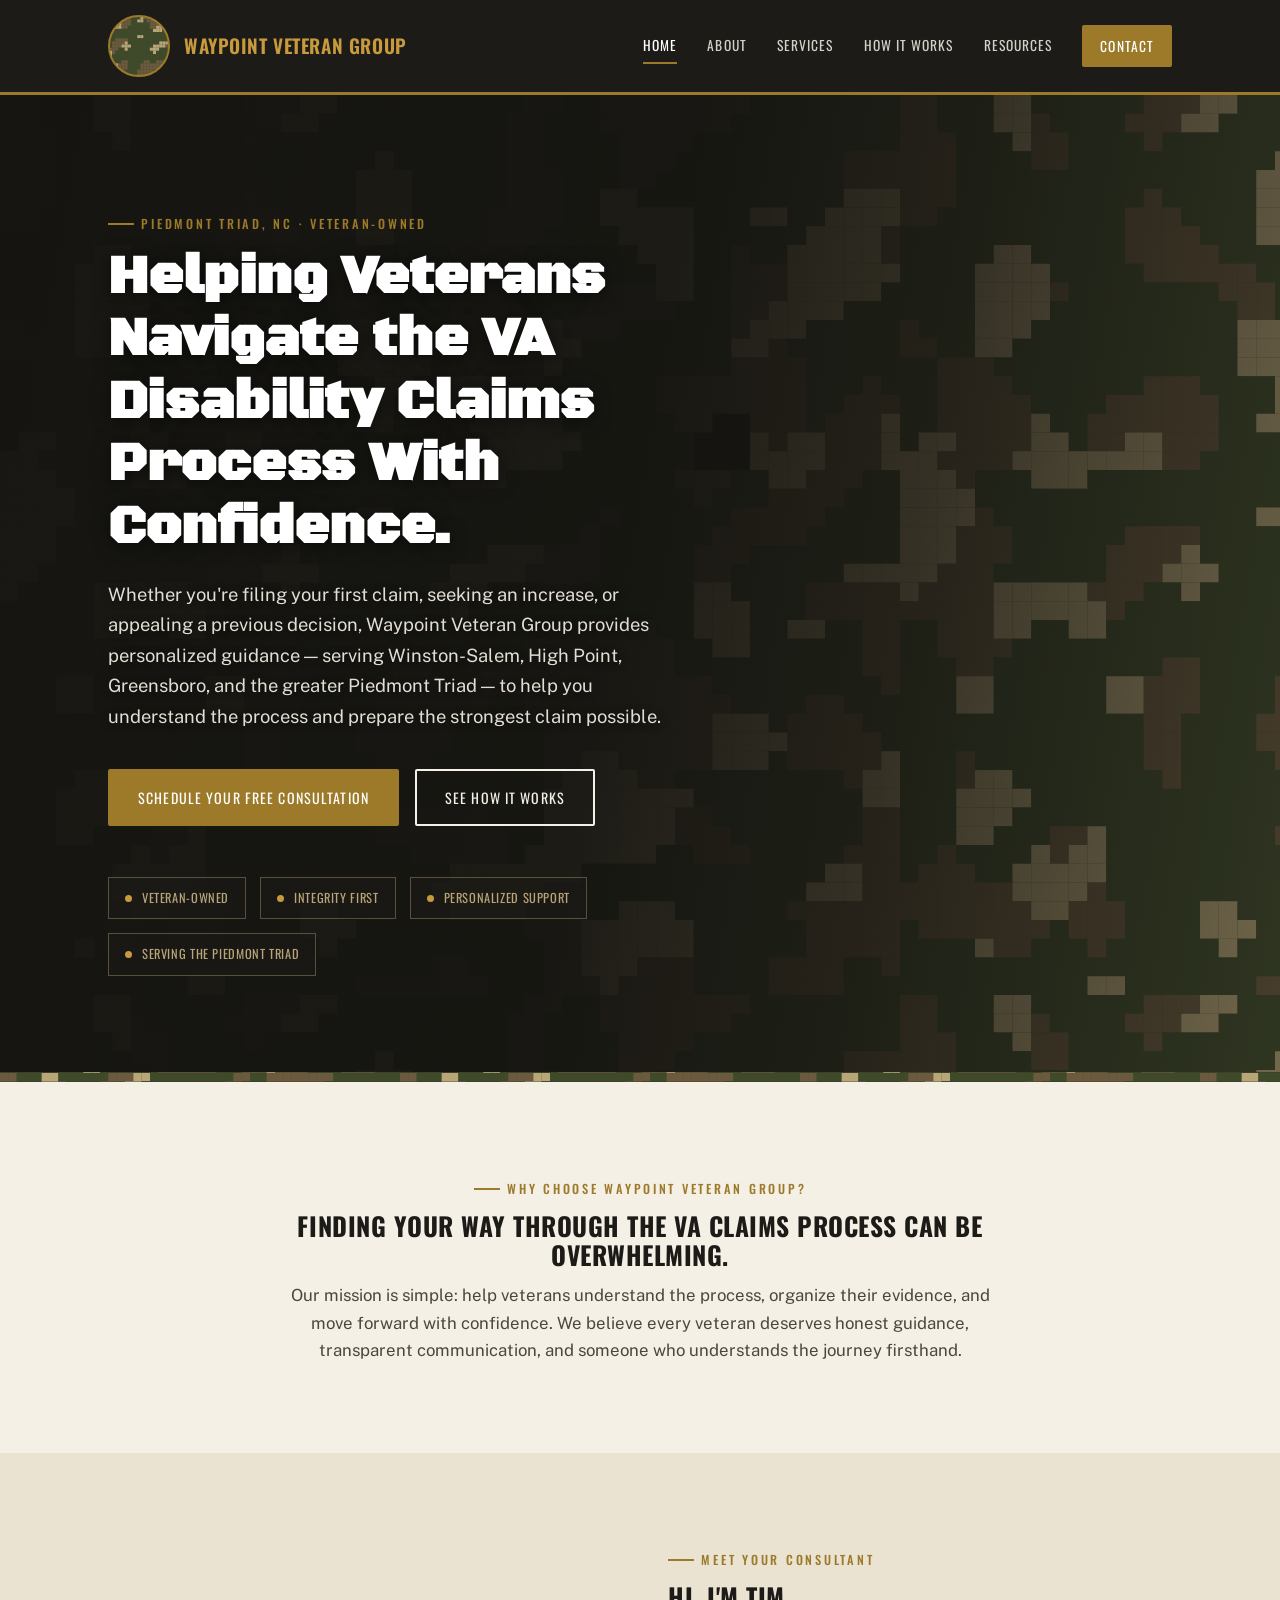
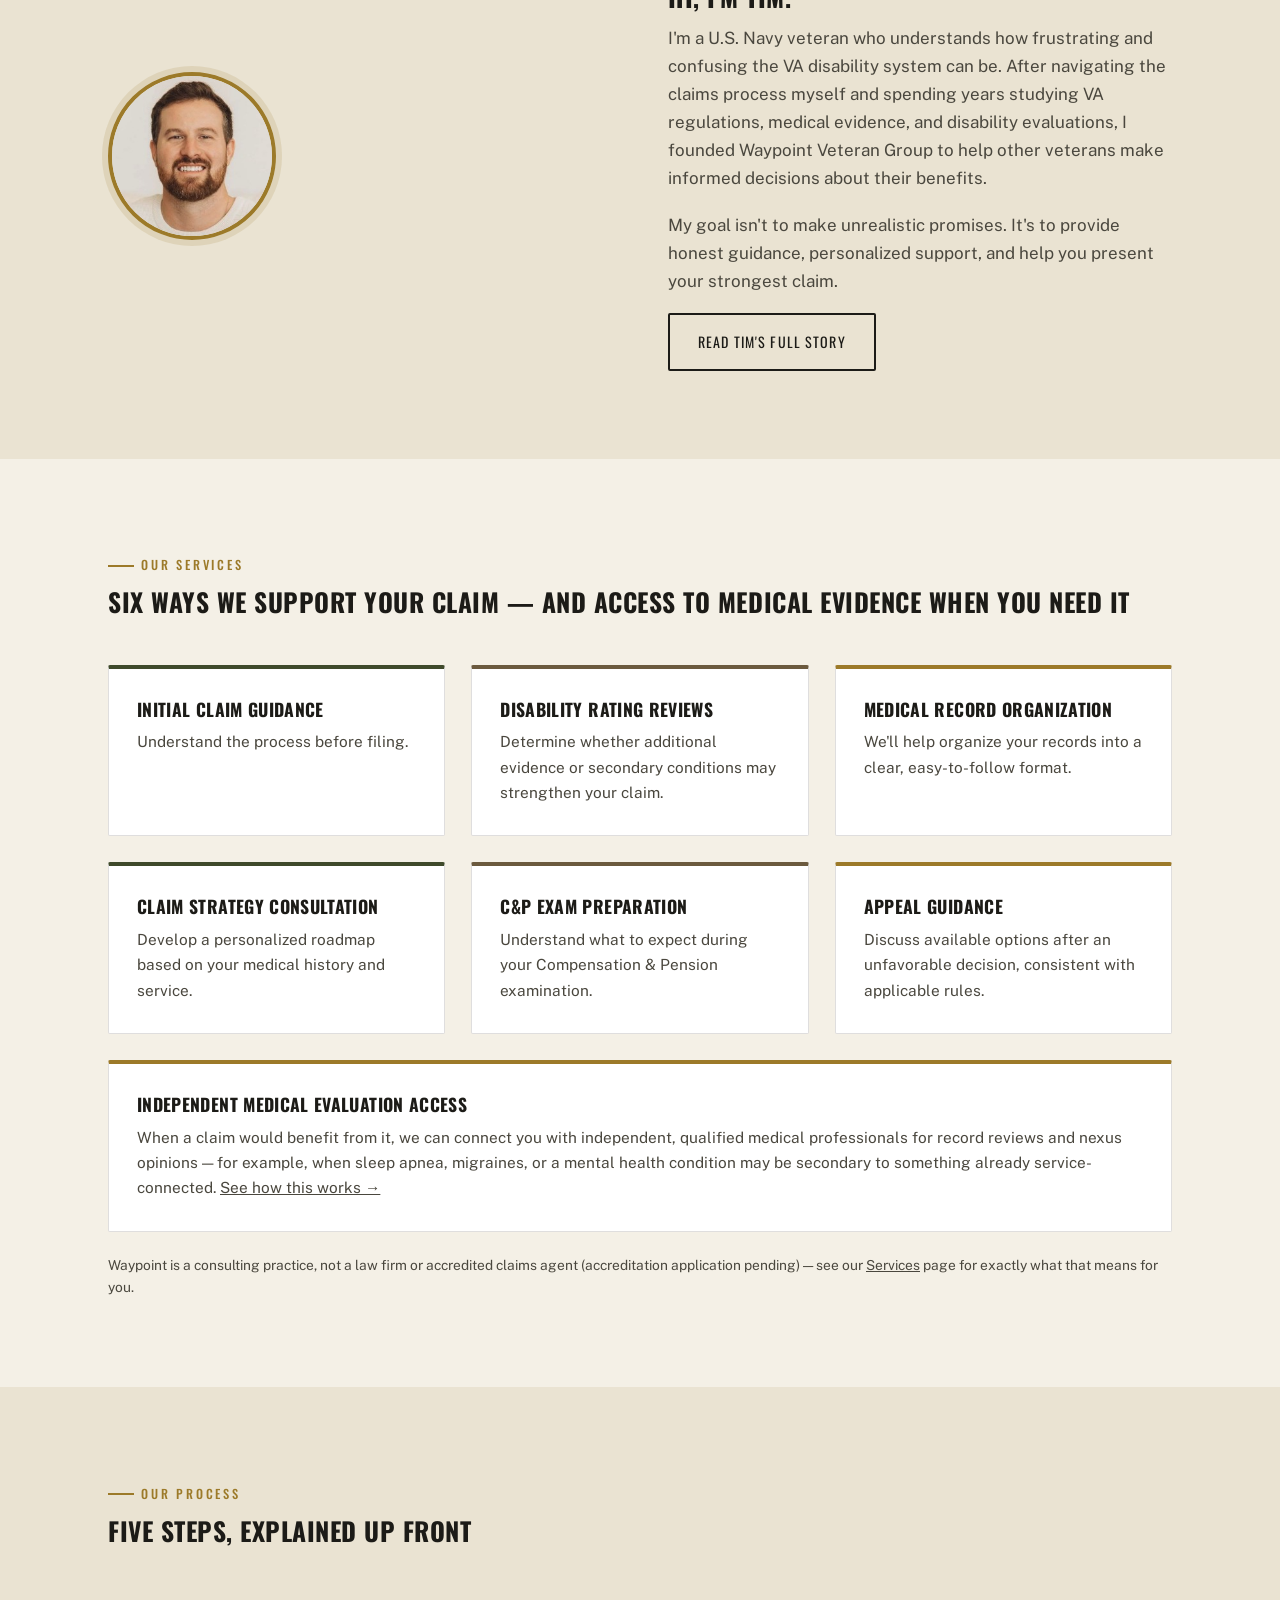
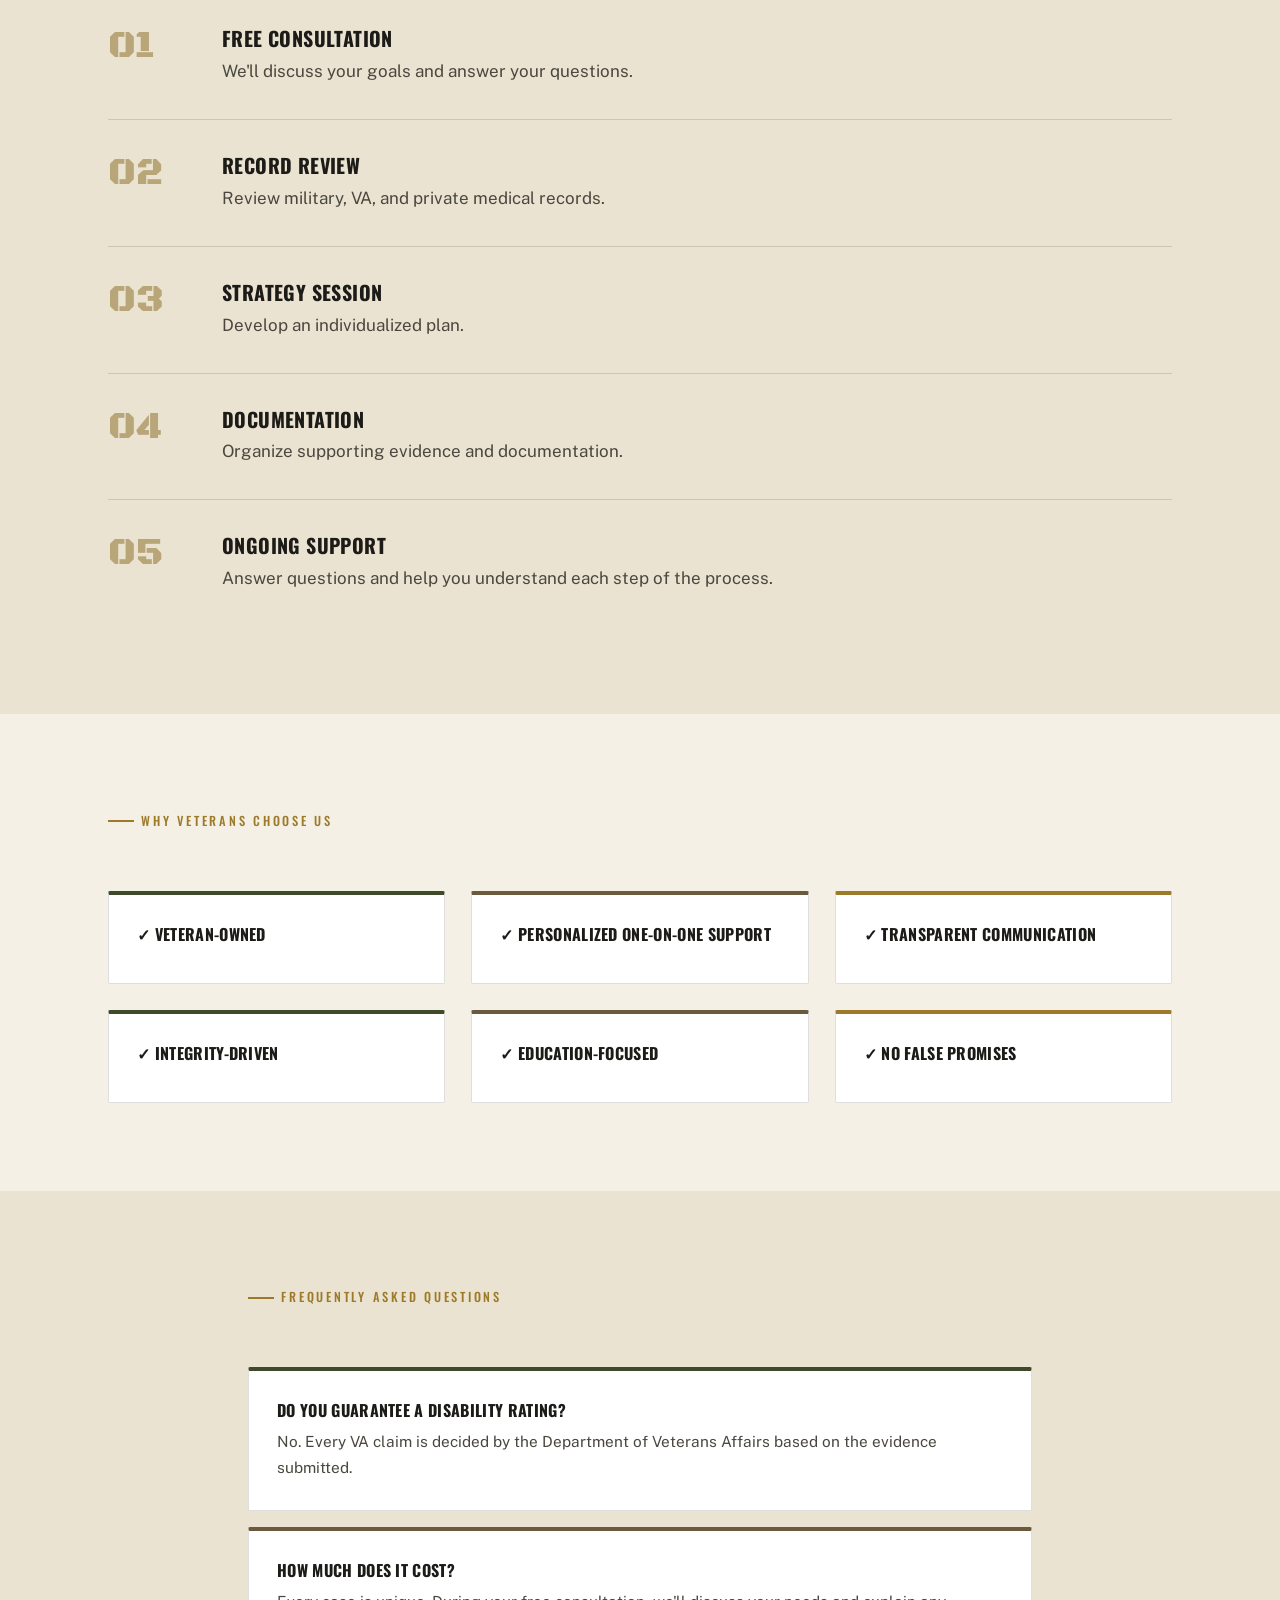
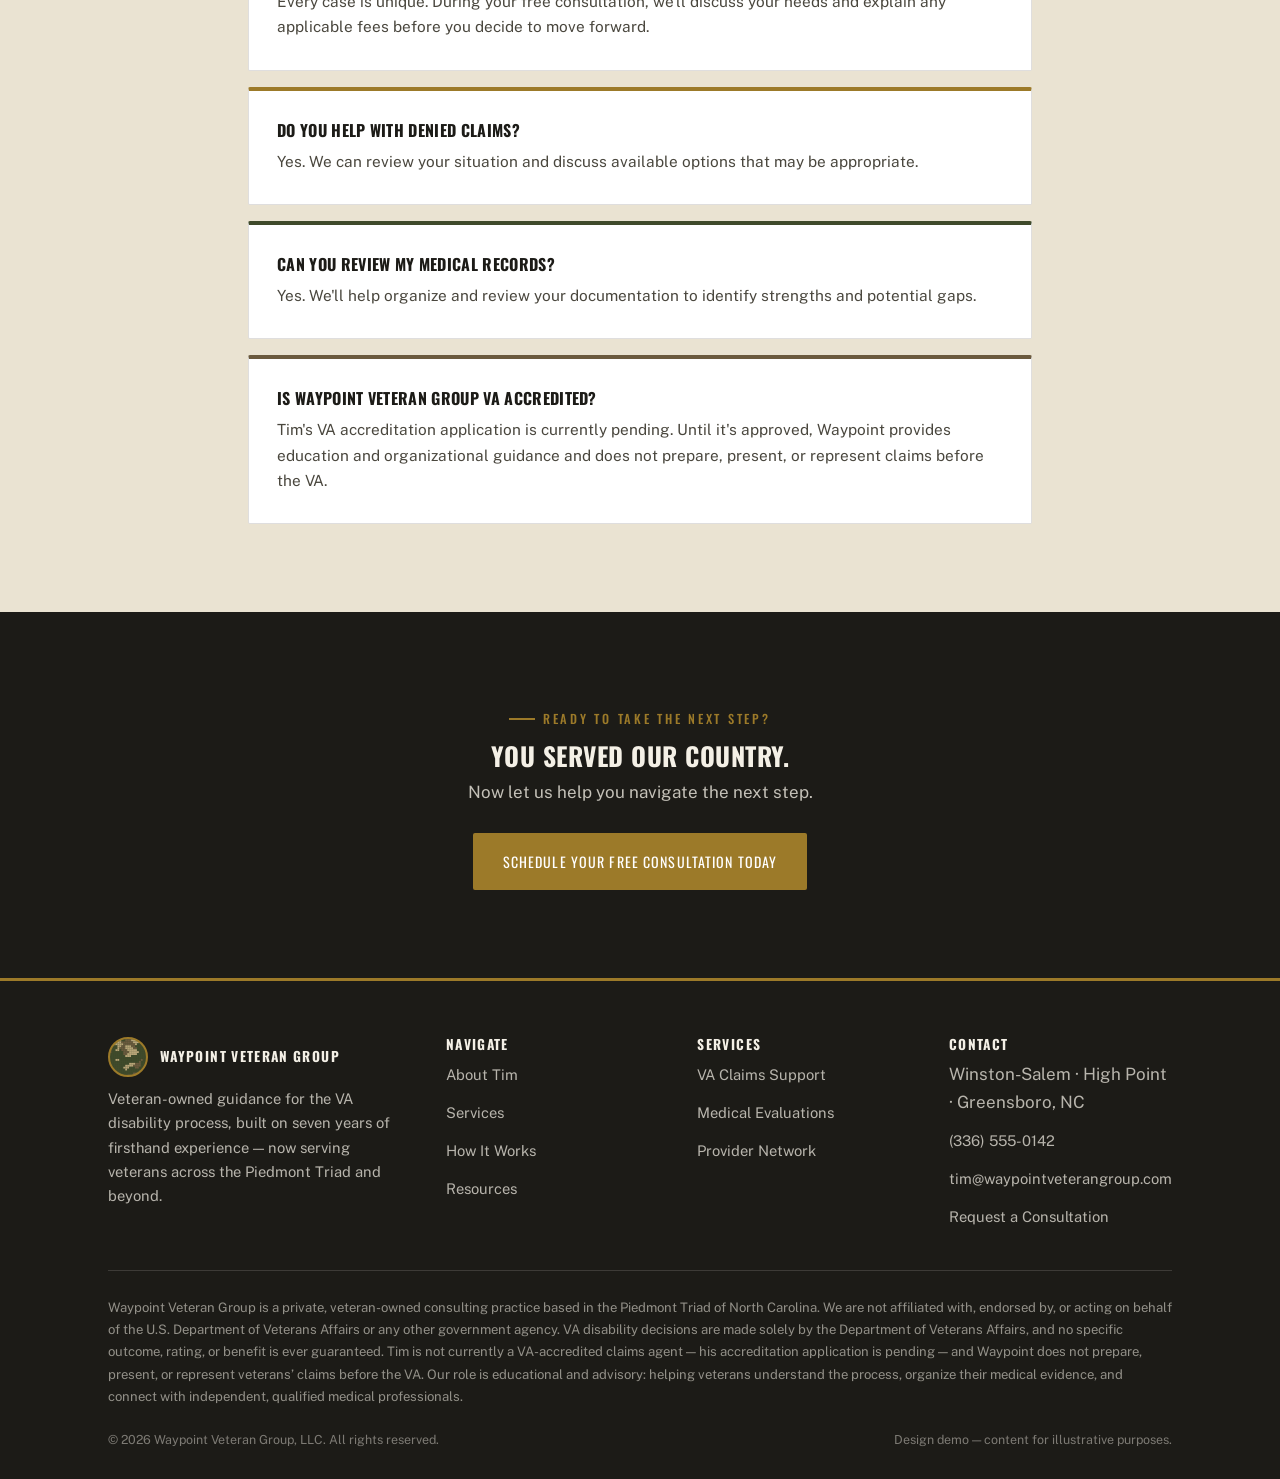
<file: index.html>
<!DOCTYPE html>
<html lang="en">
<head>
  <meta charset="UTF-8">
  <meta name="viewport" content="width=device-width, initial-scale=1.0">
  <title>Waypoint Veteran Group | VA Disability Claims Guidance, Piedmont Triad NC</title>
  <meta name="description" content="Veteran-owned VA disability claims guidance in Winston-Salem, High Point, and Greensboro, NC. Personalized support navigating claims, evidence, and independent medical evaluations.">
  <link rel="canonical" href="https://waypointveterangroup.com/">
  <meta property="og:title" content="Waypoint Veteran Group | VA Disability Claims Guidance, Piedmont Triad NC">
  <meta property="og:description" content="Veteran-owned VA disability claims guidance in Winston-Salem, High Point, and Greensboro, NC. Personalized support navigating claims, evidence, and independent medical evaluations.">
  <meta property="og:type" content="website">
  <meta property="og:url" content="https://waypointveterangroup.com/">
  <meta name="twitter:card" content="summary">
  <meta name="robots" content="index, follow">
  <link rel="preconnect" href="https://fonts.googleapis.com">
  <link rel="preconnect" href="https://fonts.gstatic.com" crossorigin>
  <link href="https://fonts.googleapis.com/css2?family=Black+Ops+One&family=Oswald:wght@400;500;600;700&family=Public+Sans:wght@400;500;600;700&display=swap" rel="stylesheet">
  <link rel="stylesheet" href="css/style.css">
  <link rel="icon" href="assets/favicon.png" type="image/png">
  <script type="application/ld+json">
{
  "@context": "https://schema.org",
  "@type": "LocalBusiness",
  "name": "Waypoint Veteran Group",
  "description": "Veteran-owned consulting practice in the Piedmont Triad of North Carolina helping veterans understand the VA disability claims process, organize medical evidence, and connect with independent medical professionals.",
  "url": "https://waypointveterangroup.com/",
  "telephone": "+1-336-555-0142",
  "email": "tim@waypointveterangroup.com",
  "address": {
    "@type": "PostalAddress",
    "addressLocality": "Winston-Salem",
    "addressRegion": "NC",
    "addressCountry": "US"
  },
  "areaServed": [
    {"@type": "City", "name": "Winston-Salem"},
    {"@type": "City", "name": "High Point"},
    {"@type": "City", "name": "Greensboro"},
    {"@type": "State", "name": "North Carolina"}
  ],
  "priceRange": "$$"
}
</script>
<script type="application/ld+json">
{
  "@context": "https://schema.org",
  "@type": "FAQPage",
  "mainEntity": [
    {"@type": "Question", "name": "Do you guarantee a disability rating?", "acceptedAnswer": {"@type": "Answer", "text": "No. Every VA claim is decided by the Department of Veterans Affairs based on the evidence submitted."}},
    {"@type": "Question", "name": "How much does it cost?", "acceptedAnswer": {"@type": "Answer", "text": "Every case is unique. During your free consultation, we'll discuss your needs and explain any applicable fees before you decide to move forward."}},
    {"@type": "Question", "name": "Do you help with denied claims?", "acceptedAnswer": {"@type": "Answer", "text": "Yes. We can review your situation and discuss available options that may be appropriate."}},
    {"@type": "Question", "name": "Can you review my medical records?", "acceptedAnswer": {"@type": "Answer", "text": "Yes. We'll help organize and review your documentation to identify strengths and potential gaps."}},
    {"@type": "Question", "name": "Is Waypoint Veteran Group VA accredited?", "acceptedAnswer": {"@type": "Answer", "text": "Tim's VA accreditation application is currently pending. Until it is approved, Waypoint provides education and organizational guidance and does not prepare, present, or represent claims before the VA."}}
  ]
}
</script>
</head>
<body>
<a href="#main" class="skip-link">Skip to main content</a>
<header class="site-header">
  <div class="wrap">
    <a href="index.html" class="logo">
      <span class="mark" aria-hidden="true"></span>
      <span>
        <strong>Waypoint Veteran Group</strong>
      </span>
    </a>
    <nav class="main-nav" aria-label="Primary">
      <a href="index.html" aria-current="page">Home</a><a href="about.html">About</a><a href="services.html">Services</a><a href="how-it-works.html">How It Works</a><a href="resources.html">Resources</a><a href="contact.html" class="nav-cta">Contact</a>
    </nav>
  </div>
</header>
<main id="main">
<section class="hero">
  <div class="wrap">
    <div class="hero-inner">
      <span class="eyebrow">Piedmont Triad, NC &middot; Veteran-Owned</span>
      <h1 class="display">Helping Veterans Navigate the VA Disability Claims Process With Confidence.</h1>
      <p class="lede">Whether you're filing your first claim, seeking an increase, or appealing a previous
      decision, Waypoint Veteran Group provides personalized guidance &mdash; serving Winston-Salem, High
      Point, Greensboro, and the greater Piedmont Triad &mdash; to help you understand the process and
      prepare the strongest claim possible.</p>
      <div class="hero-actions">
        <a href="contact.html" class="btn btn--brass">Schedule Your Free Consultation</a>
        <a href="how-it-works.html" class="btn btn--outline">See How It Works</a>
      </div>
      <div class="trust-row">
        <span class="trust-badge"><span class="dot"></span>Veteran-Owned</span>
        <span class="trust-badge"><span class="dot"></span>Integrity First</span>
        <span class="trust-badge"><span class="dot"></span>Personalized Support</span>
        <span class="trust-badge"><span class="dot"></span>Serving the Piedmont Triad</span>
      </div>
    </div>
  </div>
</section>

<div class="divider" role="presentation"></div>

<section class="section">
  <div class="wrap center" style="max-width:760px;">
    <span class="eyebrow" style="justify-content:center;">Why Choose Waypoint Veteran Group?</span>
    <h2>Finding your way through the VA claims process can be overwhelming.</h2>
    <p style="font-size:1.05rem;">Our mission is simple: help veterans understand the process, organize
    their evidence, and move forward with confidence. We believe every veteran deserves honest guidance,
    transparent communication, and someone who understands the journey firsthand.</p>
  </div>
</section>

<section class="section section--field">
  <div class="wrap two-col">
    <img class="patch" src="assets/tim-photo.jpg" alt="Tim, founder of Waypoint Veteran Group">
    <div>
      <span class="eyebrow">Meet Your Consultant</span>
      <h2>Hi, I'm Tim.</h2>
      <p>I'm a U.S. Navy veteran who understands how frustrating and confusing the VA disability system can
      be. After navigating the claims process myself and spending years studying VA regulations, medical
      evidence, and disability evaluations, I founded Waypoint Veteran Group to help other veterans make
      informed decisions about their benefits.</p>
      <p>My goal isn't to make unrealistic promises. It's to provide honest guidance, personalized support,
      and help you present your strongest claim.</p>
      <a href="about.html" class="btn btn--outline-dark">Read Tim's Full Story</a>
    </div>
  </div>
</section>

<section class="section">
  <div class="wrap">
    <span class="eyebrow">Our Services</span>
    <h2>Six ways we support your claim &mdash; and access to medical evidence when you need it</h2>
    <div class="grid grid--3 mt-lg">
      <div class="card">
        <h3>Initial Claim Guidance</h3>
        <p>Understand the process before filing.</p>
      </div>
      <div class="card card--brown">
        <h3>Disability Rating Reviews</h3>
        <p>Determine whether additional evidence or secondary conditions may strengthen your claim.</p>
      </div>
      <div class="card card--tan">
        <h3>Medical Record Organization</h3>
        <p>We'll help organize your records into a clear, easy-to-follow format.</p>
      </div>
      <div class="card">
        <h3>Claim Strategy Consultation</h3>
        <p>Develop a personalized roadmap based on your medical history and service.</p>
      </div>
      <div class="card card--brown">
        <h3>C&amp;P Exam Preparation</h3>
        <p>Understand what to expect during your Compensation &amp; Pension examination.</p>
      </div>
      <div class="card card--tan">
        <h3>Appeal Guidance</h3>
        <p>Discuss available options after an unfavorable decision, consistent with applicable rules.</p>
      </div>
    </div>
    <div class="card" style="margin-top:26px;border-top-color:var(--brass);">
      <h3>Independent Medical Evaluation Access</h3>
      <p>When a claim would benefit from it, we can connect you with independent, qualified medical
      professionals for record reviews and nexus opinions &mdash; for example, when sleep apnea, migraines,
      or a mental health condition may be secondary to something already service-connected.
      <a href="resources/nexus-letter-sleep-apnea-ptsd.html">See how this works &rarr;</a></p>
    </div>
    <p style="margin-top:22px;font-size:0.86rem;">
      Waypoint is a consulting practice, not a law firm or accredited claims agent (accreditation
      application pending) &mdash; see our <a href="services.html">Services</a> page for exactly what that
      means for you.
    </p>
  </div>
</section>

<section class="section section--field">
  <div class="wrap">
    <span class="eyebrow">Our Process</span>
    <h2>Five steps, explained up front</h2>
    <div class="steps mt-lg">
      <div class="step"><div class="step-num">01</div><div><h3>Free Consultation</h3><p>We'll discuss your goals and answer your questions.</p></div></div>
      <div class="step"><div class="step-num">02</div><div><h3>Record Review</h3><p>Review military, VA, and private medical records.</p></div></div>
      <div class="step"><div class="step-num">03</div><div><h3>Strategy Session</h3><p>Develop an individualized plan.</p></div></div>
      <div class="step"><div class="step-num">04</div><div><h3>Documentation</h3><p>Organize supporting evidence and documentation.</p></div></div>
      <div class="step"><div class="step-num">05</div><div><h3>Ongoing Support</h3><p>Answer questions and help you understand each step of the process.</p></div></div>
    </div>
  </div>
</section>

<section class="section">
  <div class="wrap">
    <span class="eyebrow">Why Veterans Choose Us</span>
    <div class="grid grid--3 mt-lg">
      <div class="card"><h3 style="font-size:1rem;">&#10003; Veteran-Owned</h3></div>
      <div class="card card--brown"><h3 style="font-size:1rem;">&#10003; Personalized One-on-One Support</h3></div>
      <div class="card card--tan"><h3 style="font-size:1rem;">&#10003; Transparent Communication</h3></div>
      <div class="card"><h3 style="font-size:1rem;">&#10003; Integrity-Driven</h3></div>
      <div class="card card--brown"><h3 style="font-size:1rem;">&#10003; Education-Focused</h3></div>
      <div class="card card--tan"><h3 style="font-size:1rem;">&#10003; No False Promises</h3></div>
    </div>
  </div>
</section>

<section class="section section--field">
  <div class="wrap" style="max-width:840px;">
    <span class="eyebrow">Frequently Asked Questions</span>
    <div class="mt-lg">
      <div class="card" style="margin-bottom:16px;"><h3 style="font-size:1rem;">Do you guarantee a disability rating?</h3><p>No. Every VA claim is decided by the Department of Veterans Affairs based on the evidence submitted.</p></div>
      <div class="card card--brown" style="margin-bottom:16px;"><h3 style="font-size:1rem;">How much does it cost?</h3><p>Every case is unique. During your free consultation, we'll discuss your needs and explain any applicable fees before you decide to move forward.</p></div>
      <div class="card card--tan" style="margin-bottom:16px;"><h3 style="font-size:1rem;">Do you help with denied claims?</h3><p>Yes. We can review your situation and discuss available options that may be appropriate.</p></div>
      <div class="card" style="margin-bottom:16px;"><h3 style="font-size:1rem;">Can you review my medical records?</h3><p>Yes. We'll help organize and review your documentation to identify strengths and potential gaps.</p></div>
      <div class="card card--brown"><h3 style="font-size:1rem;">Is Waypoint Veteran Group VA accredited?</h3><p>Tim's VA accreditation application is currently pending. Until it's approved, Waypoint provides education and organizational guidance and does not prepare, present, or represent claims before the VA.</p></div>
    </div>
  </div>
</section>

<section class="section section--dark">
  <div class="wrap center">
    <span class="eyebrow" style="justify-content:center;">Ready to Take the Next Step?</span>
    <h2 style="max-width:600px;margin:0 auto 0.3em;">You served our country.</h2>
    <p style="max-width:520px;margin:0 auto 1.6em;">Now let us help you navigate the next step.</p>
    <a href="contact.html" class="btn btn--brass">Schedule Your Free Consultation Today</a>
  </div>
</section>
</main><footer class="site-footer">
  <div class="wrap">
    <div class="footer-grid">
      <div>
        <div class="footer-brand-mark">
          <span class="mark-badge" aria-hidden="true"></span>
          <h4 style="margin:0;">Waypoint Veteran Group</h4>
        </div>
        <p style="font-size:0.92rem;color:rgba(244,240,230,0.72);">
          Veteran-owned guidance for the VA disability process, built on seven years of firsthand
          experience &mdash; now serving veterans across the Piedmont Triad and beyond.
        </p>
      </div>
      <div>
        <h4>Navigate</h4>
        <ul>
          <li><a href="about.html">About Tim</a></li>
          <li><a href="services.html">Services</a></li>
          <li><a href="how-it-works.html">How It Works</a></li>
          <li><a href="resources.html">Resources</a></li>
        </ul>
      </div>
      <div>
        <h4>Services</h4>
        <ul>
          <li><a href="services.html#claims-support">VA Claims Support</a></li>
          <li><a href="services.html#medical-evaluations">Medical Evaluations</a></li>
          <li><a href="services.html#provider-network">Provider Network</a></li>
        </ul>
      </div>
      <div>
        <h4>Contact</h4>
        <ul>
          <li>Winston-Salem &middot; High Point &middot; Greensboro, NC</li>
          <li><a href="tel:+13365550142">(336) 555-0142</a></li>
          <li><a href="mailto:tim@waypointveterangroup.com">tim@waypointveterangroup.com</a></li>
          <li><a href="contact.html">Request a Consultation</a></li>
        </ul>
      </div>
    </div>
    <div class="footer-disclaimer">Waypoint Veteran Group is a private, veteran-owned consulting practice based in the Piedmont Triad of North Carolina. We are not affiliated with, endorsed by, or acting on behalf of the U.S. Department of Veterans Affairs or any other government agency. VA disability decisions are made solely by the Department of Veterans Affairs, and no specific outcome, rating, or benefit is ever guaranteed. Tim is not currently a VA-accredited claims agent &mdash; his accreditation application is pending &mdash; and Waypoint does not prepare, present, or represent veterans&rsquo; claims before the VA. Our role is educational and advisory: helping veterans understand the process, organize their medical evidence, and connect with independent, qualified medical professionals.</div>
    <div class="footer-bottom">
      <span>&copy; 2026 Waypoint Veteran Group, LLC. All rights reserved.</span>
      <span>Design demo &mdash; content for illustrative purposes.</span>
    </div>
  </div>
</footer>

</body>
</html>
</file>
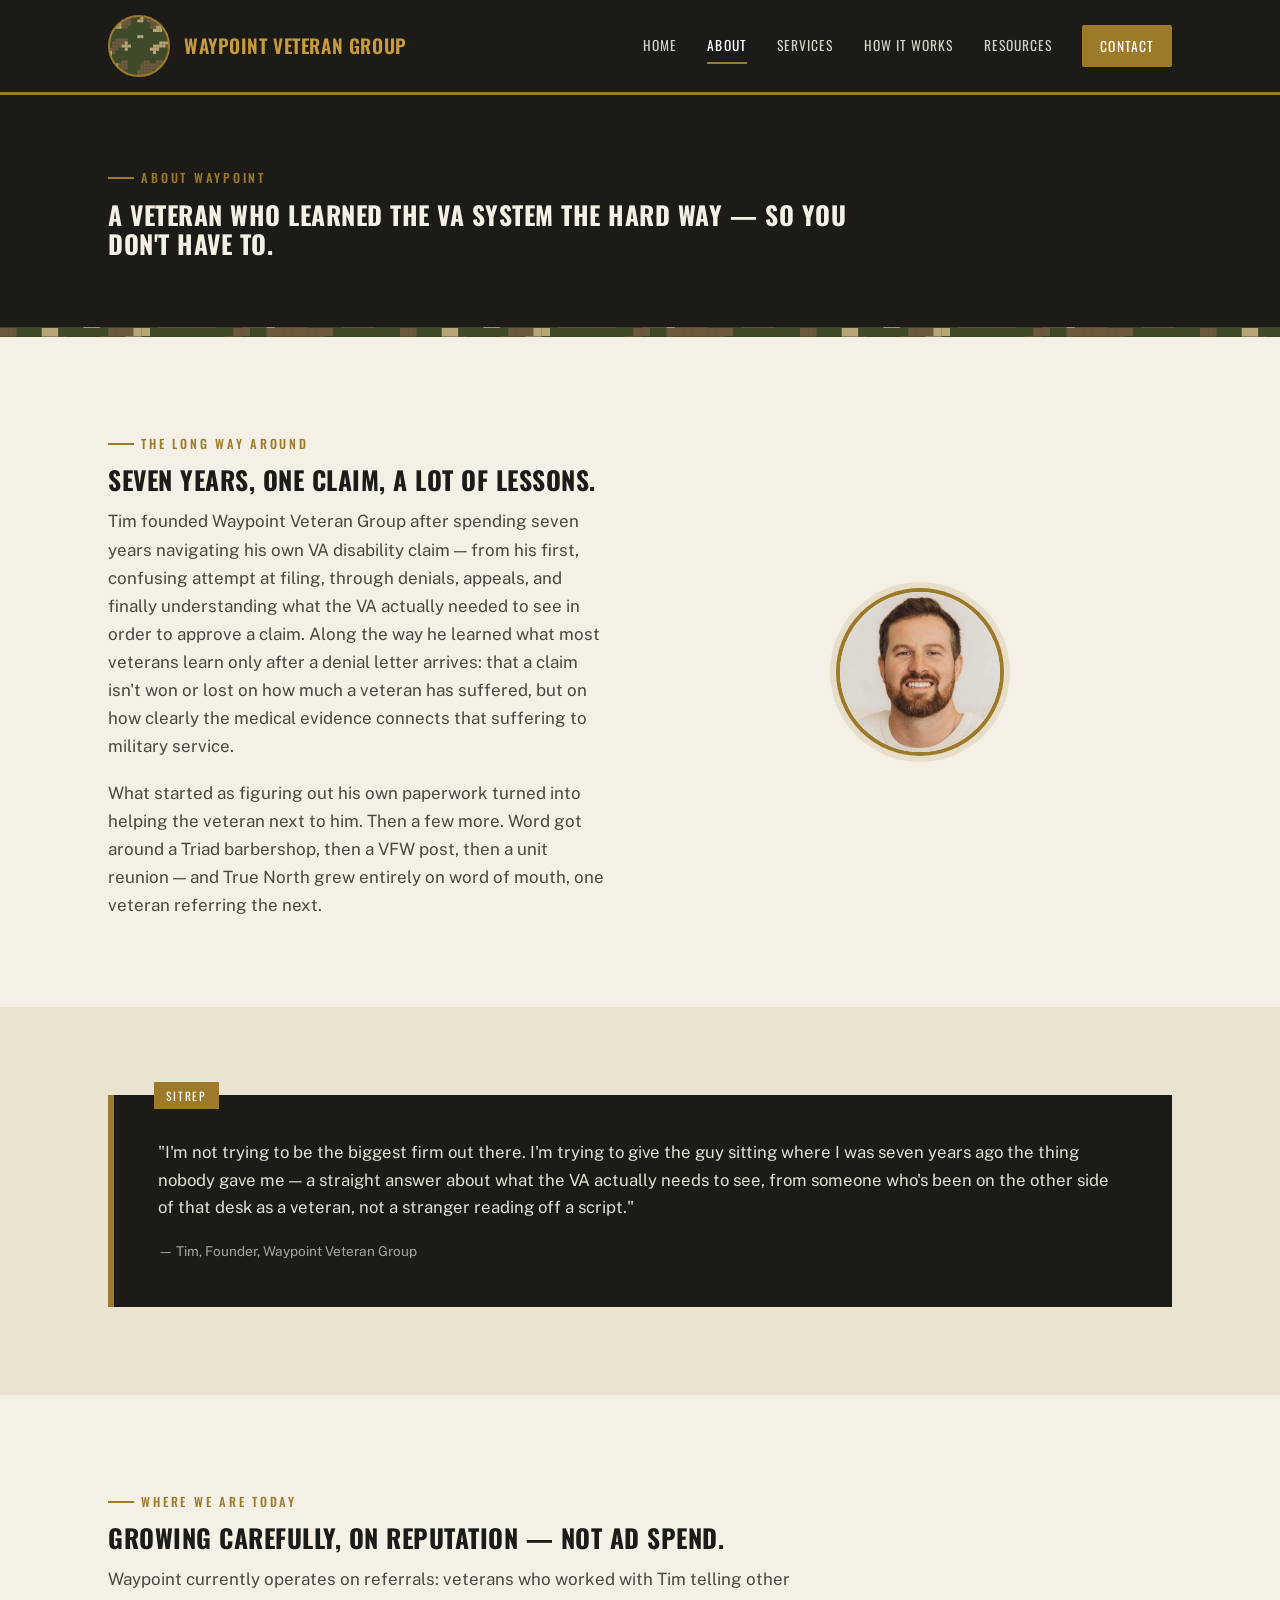
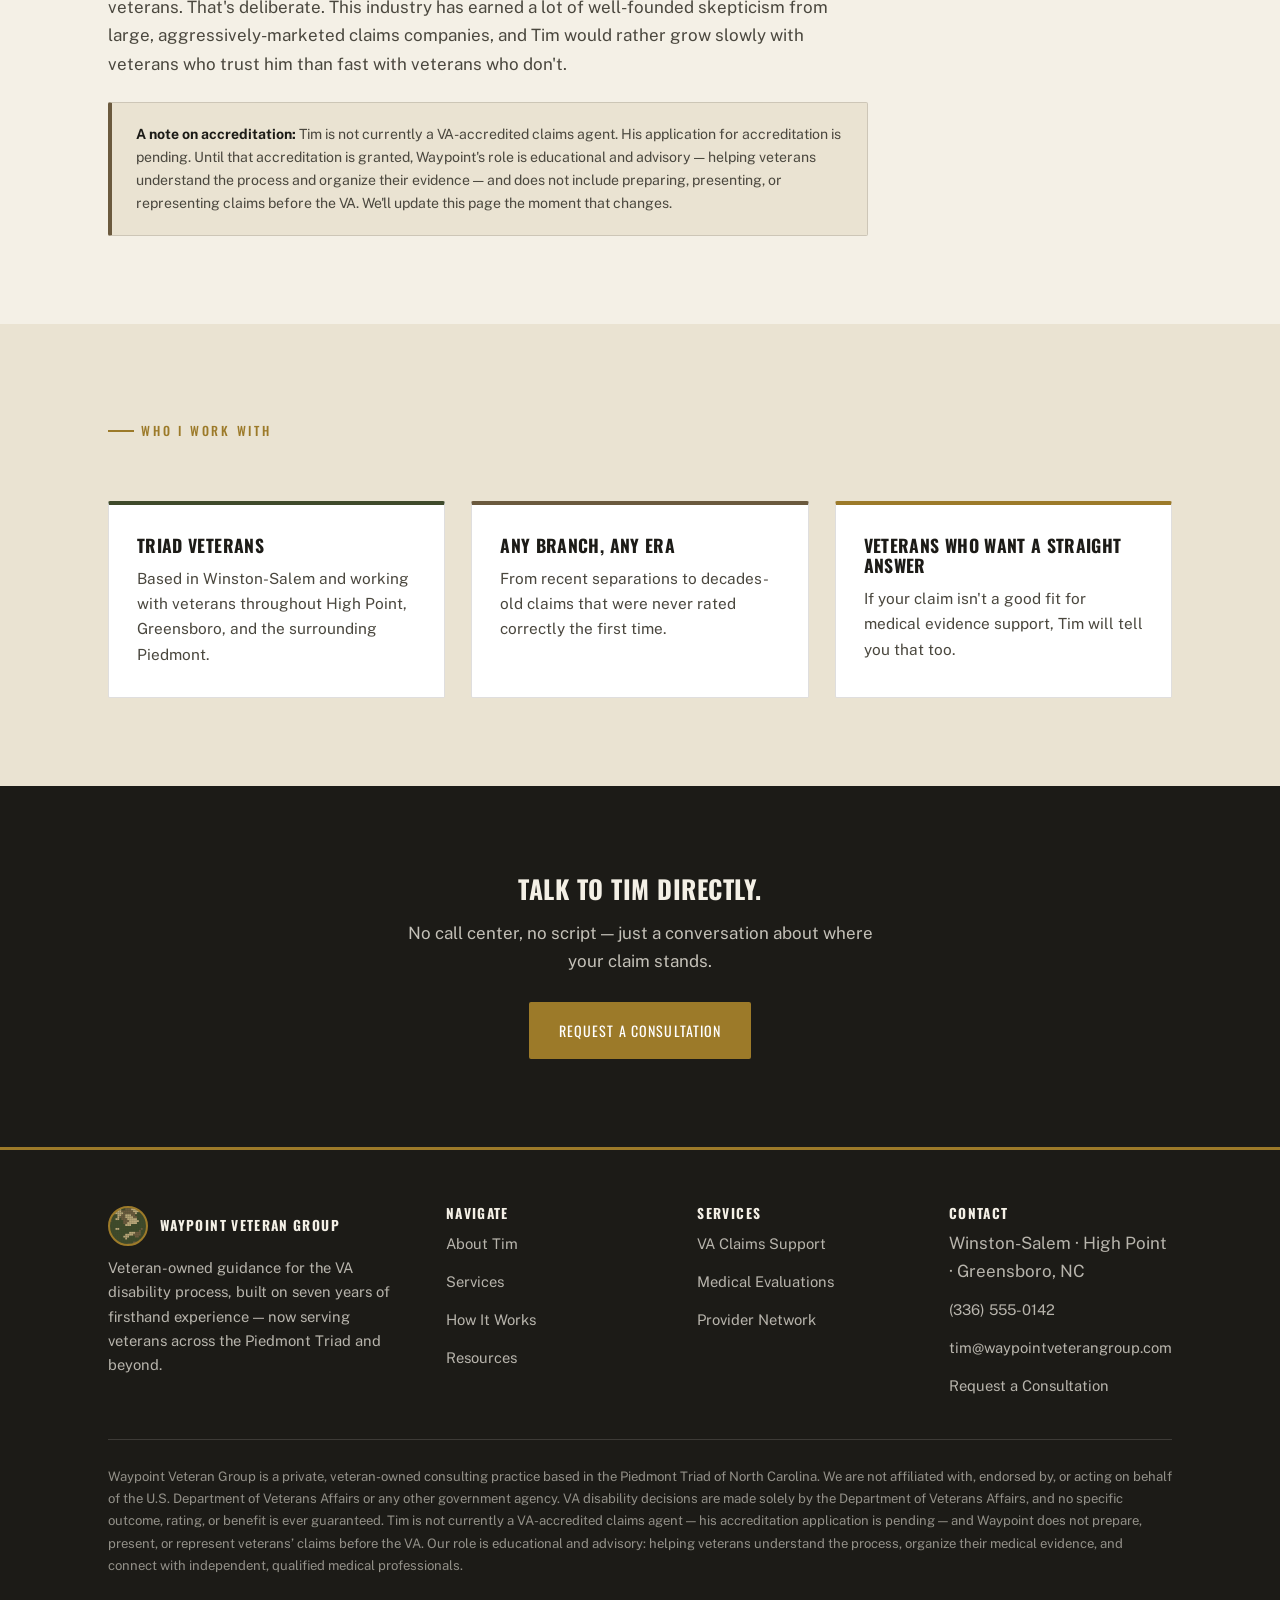
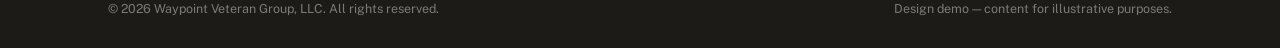
<file: about.html>
<!DOCTYPE html>
<html lang="en">
<head>
  <meta charset="UTF-8">
  <meta name="viewport" content="width=device-width, initial-scale=1.0">
  <title>About Tim | Waypoint Veteran Group, Piedmont Triad NC</title>
  <meta name="description" content="Meet Tim, founder of Waypoint Veteran Group — a Piedmont Triad veteran who spent seven years navigating his own VA disability claim before founding a practice to help other veterans do the same.">
  <link rel="canonical" href="https://waypointveterangroup.com/about.html">
  <meta property="og:title" content="About Tim | Waypoint Veteran Group, Piedmont Triad NC">
  <meta property="og:description" content="Meet Tim, founder of Waypoint Veteran Group — a Piedmont Triad veteran who spent seven years navigating his own VA disability claim before founding a practice to help other veterans do the same.">
  <meta property="og:type" content="website">
  <meta property="og:url" content="https://waypointveterangroup.com/about.html">
  <meta name="twitter:card" content="summary">
  <meta name="robots" content="index, follow">
  <link rel="preconnect" href="https://fonts.googleapis.com">
  <link rel="preconnect" href="https://fonts.gstatic.com" crossorigin>
  <link href="https://fonts.googleapis.com/css2?family=Black+Ops+One&family=Oswald:wght@400;500;600;700&family=Public+Sans:wght@400;500;600;700&display=swap" rel="stylesheet">
  <link rel="stylesheet" href="css/style.css">
  <link rel="icon" href="assets/favicon.png" type="image/png">
  
</head>
<body>
<a href="#main" class="skip-link">Skip to main content</a>
<header class="site-header">
  <div class="wrap">
    <a href="index.html" class="logo">
      <span class="mark" aria-hidden="true"></span>
      <span>
        <strong>Waypoint Veteran Group</strong>
      </span>
    </a>
    <nav class="main-nav" aria-label="Primary">
      <a href="index.html">Home</a><a href="about.html" aria-current="page">About</a><a href="services.html">Services</a><a href="how-it-works.html">How It Works</a><a href="resources.html">Resources</a><a href="contact.html" class="nav-cta">Contact</a>
    </nav>
  </div>
</header>
<main id="main">
<section class="section section--dark" style="padding:64px 0 56px;">
  <div class="wrap">
    <span class="eyebrow">About Waypoint</span>
    <h1 style="max-width:760px;">A veteran who learned the VA system the hard way &mdash; so you don't have to.</h1>
  </div>
</section>

<div class="divider" role="presentation"></div>

<section class="section">
  <div class="wrap two-col">
    <div>
      <span class="eyebrow">The Long Way Around</span>
      <h2>Seven years, one claim, a lot of lessons.</h2>
      <p>Tim founded Waypoint Veteran Group after spending seven years navigating his own VA
      disability claim &mdash; from his first, confusing attempt at filing, through denials, appeals, and
      finally understanding what the VA actually needed to see in order to approve a claim. Along the way he
      learned what most veterans learn only after a denial letter arrives: that a claim isn't won or lost on
      how much a veteran has suffered, but on how clearly the medical evidence connects that suffering to
      military service.</p>
      <p>What started as figuring out his own paperwork turned into helping the veteran next to him. Then a
      few more. Word got around a Triad barbershop, then a VFW post, then a unit reunion &mdash; and True
      North grew entirely on word of mouth, one veteran referring the next.</p>
    </div>
    <img class="patch" style="justify-self:center;" src="assets/tim-photo.jpg" alt="Tim, founder of Waypoint Veteran Group">
  </div>
</section>

<section class="section section--field">
  <div class="wrap">
    <div class="briefing">
      <p>"I'm not trying to be the biggest firm out there. I'm trying to give the guy sitting where I was
      seven years ago the thing nobody gave me &mdash; a straight answer about what the VA actually needs
      to see, from someone who's been on the other side of that desk as a veteran, not a stranger reading
      off a script."</p>
      <p style="margin-top:14px;font-size:0.85rem;color:rgba(244,240,230,0.65);">&mdash; Tim, Founder, Waypoint Veteran Group</p>
    </div>
  </div>
</section>

<section class="section">
  <div class="wrap">
    <span class="eyebrow">Where We Are Today</span>
    <h2>Growing carefully, on reputation &mdash; not ad spend.</h2>
    <p style="max-width:760px;">Waypoint currently operates on referrals: veterans who worked with Tim
    telling other veterans. That's deliberate. This industry has earned a lot of well-founded skepticism from
    large, aggressively-marketed claims companies, and Tim would rather grow slowly with veterans who trust
    him than fast with veterans who don't.</p>
    <div class="disclaimer" style="max-width:760px;margin-top:24px;">
      <strong>A note on accreditation:</strong> Tim is not currently a VA-accredited claims agent. His
      application for accreditation is pending. Until that accreditation is granted, Waypoint's role is
      educational and advisory &mdash; helping veterans understand the process and organize their evidence
      &mdash; and does not include preparing, presenting, or representing claims before the VA. We'll update
      this page the moment that changes.
    </div>
  </div>
</section>

<section class="section section--field">
  <div class="wrap">
    <span class="eyebrow">Who I Work With</span>
    <div class="grid grid--3 mt-lg">
      <div class="card">
        <h3>Triad Veterans</h3>
        <p>Based in Winston-Salem and working with veterans throughout High Point, Greensboro, and the
        surrounding Piedmont.</p>
      </div>
      <div class="card card--brown">
        <h3>Any Branch, Any Era</h3>
        <p>From recent separations to decades-old claims that were never rated correctly the first time.</p>
      </div>
      <div class="card card--tan">
        <h3>Veterans Who Want a Straight Answer</h3>
        <p>If your claim isn't a good fit for medical evidence support, Tim will tell you that too.</p>
      </div>
    </div>
  </div>
</section>

<section class="section section--dark">
  <div class="wrap center">
    <h2 style="max-width:600px;margin:0 auto 0.6em;">Talk to Tim directly.</h2>
    <p style="max-width:500px;margin:0 auto 1.6em;">No call center, no script &mdash; just a conversation about where your claim stands.</p>
    <a href="contact.html" class="btn btn--brass">Request a Consultation</a>
  </div>
</section>
</main><footer class="site-footer">
  <div class="wrap">
    <div class="footer-grid">
      <div>
        <div class="footer-brand-mark">
          <span class="mark-badge" aria-hidden="true"></span>
          <h4 style="margin:0;">Waypoint Veteran Group</h4>
        </div>
        <p style="font-size:0.92rem;color:rgba(244,240,230,0.72);">
          Veteran-owned guidance for the VA disability process, built on seven years of firsthand
          experience &mdash; now serving veterans across the Piedmont Triad and beyond.
        </p>
      </div>
      <div>
        <h4>Navigate</h4>
        <ul>
          <li><a href="about.html">About Tim</a></li>
          <li><a href="services.html">Services</a></li>
          <li><a href="how-it-works.html">How It Works</a></li>
          <li><a href="resources.html">Resources</a></li>
        </ul>
      </div>
      <div>
        <h4>Services</h4>
        <ul>
          <li><a href="services.html#claims-support">VA Claims Support</a></li>
          <li><a href="services.html#medical-evaluations">Medical Evaluations</a></li>
          <li><a href="services.html#provider-network">Provider Network</a></li>
        </ul>
      </div>
      <div>
        <h4>Contact</h4>
        <ul>
          <li>Winston-Salem &middot; High Point &middot; Greensboro, NC</li>
          <li><a href="tel:+13365550142">(336) 555-0142</a></li>
          <li><a href="mailto:tim@waypointveterangroup.com">tim@waypointveterangroup.com</a></li>
          <li><a href="contact.html">Request a Consultation</a></li>
        </ul>
      </div>
    </div>
    <div class="footer-disclaimer">Waypoint Veteran Group is a private, veteran-owned consulting practice based in the Piedmont Triad of North Carolina. We are not affiliated with, endorsed by, or acting on behalf of the U.S. Department of Veterans Affairs or any other government agency. VA disability decisions are made solely by the Department of Veterans Affairs, and no specific outcome, rating, or benefit is ever guaranteed. Tim is not currently a VA-accredited claims agent &mdash; his accreditation application is pending &mdash; and Waypoint does not prepare, present, or represent veterans&rsquo; claims before the VA. Our role is educational and advisory: helping veterans understand the process, organize their medical evidence, and connect with independent, qualified medical professionals.</div>
    <div class="footer-bottom">
      <span>&copy; 2026 Waypoint Veteran Group, LLC. All rights reserved.</span>
      <span>Design demo &mdash; content for illustrative purposes.</span>
    </div>
  </div>
</footer>

</body>
</html>
</file>
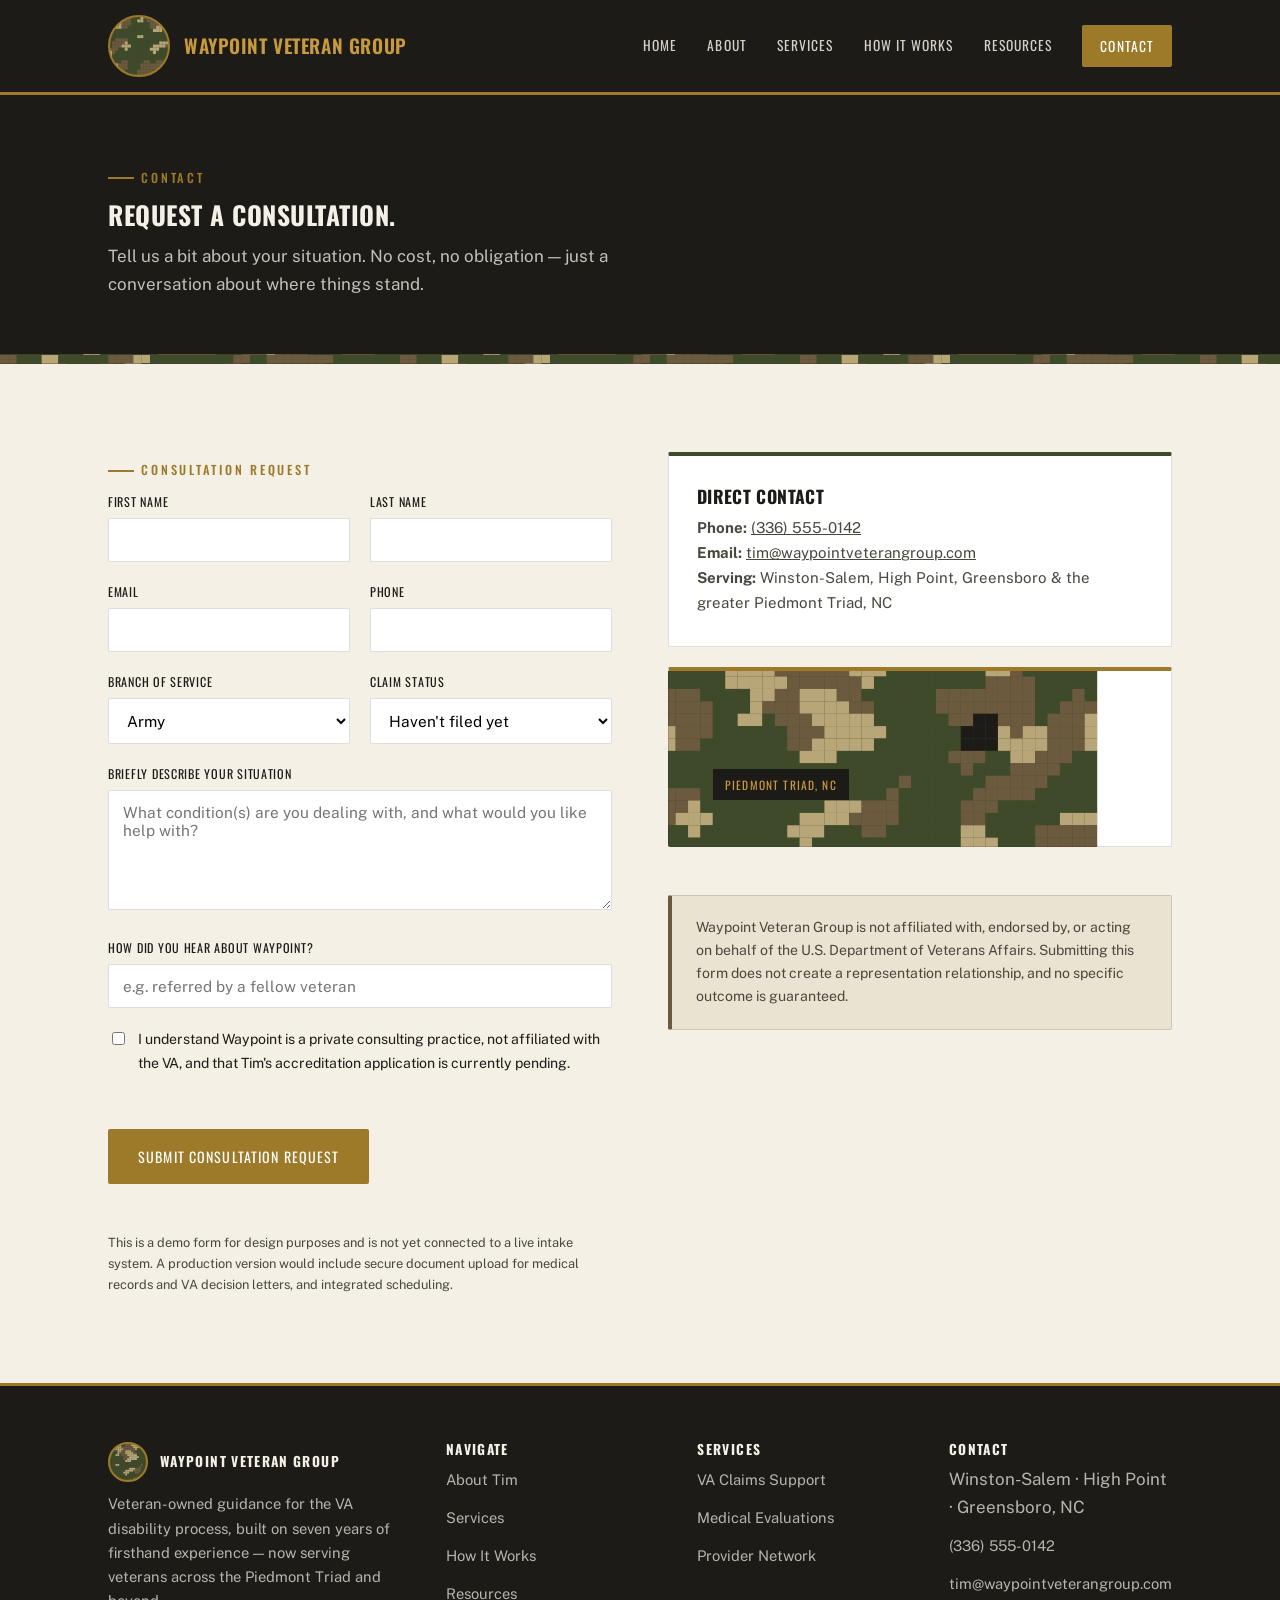
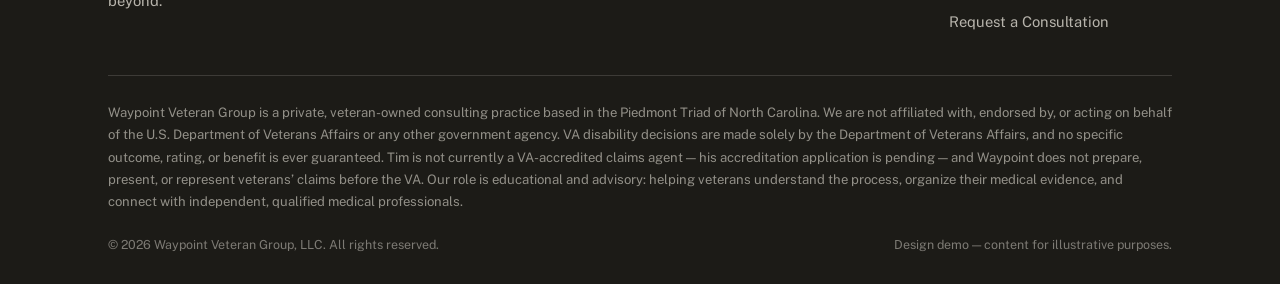
<file: contact.html>
<!DOCTYPE html>
<html lang="en">
<head>
  <meta charset="UTF-8">
  <meta name="viewport" content="width=device-width, initial-scale=1.0">
  <title>Contact | Request a Consultation | Waypoint Veteran Group</title>
  <meta name="description" content="Request a free consultation with Waypoint Veteran Group, serving Winston-Salem, High Point, Greensboro, and the greater Piedmont Triad, NC.">
  <link rel="canonical" href="https://waypointveterangroup.com/contact.html">
  <meta property="og:title" content="Contact | Request a Consultation | Waypoint Veteran Group">
  <meta property="og:description" content="Request a free consultation with Waypoint Veteran Group, serving Winston-Salem, High Point, Greensboro, and the greater Piedmont Triad, NC.">
  <meta property="og:type" content="website">
  <meta property="og:url" content="https://waypointveterangroup.com/contact.html">
  <meta name="twitter:card" content="summary">
  <meta name="robots" content="index, follow">
  <link rel="preconnect" href="https://fonts.googleapis.com">
  <link rel="preconnect" href="https://fonts.gstatic.com" crossorigin>
  <link href="https://fonts.googleapis.com/css2?family=Black+Ops+One&family=Oswald:wght@400;500;600;700&family=Public+Sans:wght@400;500;600;700&display=swap" rel="stylesheet">
  <link rel="stylesheet" href="css/style.css">
  <link rel="icon" href="assets/favicon.png" type="image/png">
  
</head>
<body>
<a href="#main" class="skip-link">Skip to main content</a>
<header class="site-header">
  <div class="wrap">
    <a href="index.html" class="logo">
      <span class="mark" aria-hidden="true"></span>
      <span>
        <strong>Waypoint Veteran Group</strong>
      </span>
    </a>
    <nav class="main-nav" aria-label="Primary">
      <a href="index.html">Home</a><a href="about.html">About</a><a href="services.html">Services</a><a href="how-it-works.html">How It Works</a><a href="resources.html">Resources</a><a href="contact.html" aria-current="page" class="nav-cta">Contact</a>
    </nav>
  </div>
</header>
<main id="main">
<section class="section section--dark" style="padding:64px 0 56px;">
  <div class="wrap">
    <span class="eyebrow">Contact</span>
    <h1 style="max-width:760px;">Request a consultation.</h1>
    <p style="max-width:600px;">Tell us a bit about your situation. No cost, no obligation &mdash; just a
    conversation about where things stand.</p>
  </div>
</section>

<div class="divider" role="presentation"></div>

<section class="section">
  <div class="wrap two-col" style="align-items:start;">
    <div>
      <span class="eyebrow">Consultation Request</span>
      <form aria-describedby="form-demo-note">
        <div class="form-grid">
          <div>
            <label for="fname">First Name</label>
            <input type="text" id="fname" name="fname" required>
          </div>
          <div>
            <label for="lname">Last Name</label>
            <input type="text" id="lname" name="lname" required>
          </div>
          <div>
            <label for="email">Email</label>
            <input type="email" id="email" name="email" required>
          </div>
          <div>
            <label for="phone">Phone</label>
            <input type="tel" id="phone" name="phone" required>
          </div>
          <div>
            <label for="branch">Branch of Service</label>
            <select id="branch" name="branch">
              <option>Army</option>
              <option>Navy</option>
              <option>Air Force</option>
              <option>Marine Corps</option>
              <option>Coast Guard</option>
              <option>Space Force</option>
              <option>Other / Multiple</option>
            </select>
          </div>
          <div>
            <label for="status">Claim Status</label>
            <select id="status" name="status">
              <option>Haven't filed yet</option>
              <option>Claim currently pending</option>
              <option>Claim denied</option>
              <option>Rated, but seeking increase</option>
              <option>Not sure</option>
            </select>
          </div>
          <div class="full">
            <label for="details">Briefly describe your situation</label>
            <textarea id="details" name="details" placeholder="What condition(s) are you dealing with, and what would you like help with?"></textarea>
          </div>
          <div class="full">
            <label for="source">How did you hear about Waypoint?</label>
            <input type="text" id="source" name="source" placeholder="e.g. referred by a fellow veteran">
          </div>
          <div class="full" style="display:flex;align-items:flex-start;gap:10px;">
            <input type="checkbox" id="consent" name="consent" style="width:auto;margin-top:4px;">
            <label for="consent" style="text-transform:none;font-family:'Public Sans',sans-serif;letter-spacing:0;font-size:0.88rem;font-weight:400;">
              I understand Waypoint is a private consulting practice, not affiliated with the VA, and that
              Tim's accreditation application is currently pending.
            </label>
          </div>
        </div>
        <button type="submit" class="btn btn--brass mt-lg">Submit Consultation Request</button>
        <p id="form-demo-note" class="field-hint mt-lg">This is a demo form for design purposes and is not
        yet connected to a live intake system. A production version would include secure document upload for
        medical records and VA decision letters, and integrated scheduling.</p>
      </form>
    </div>

    <div>
      <div class="card" style="margin-bottom:20px;">
        <h3>Direct Contact</h3>
        <p style="font-size:0.94rem;">
          <strong>Phone:</strong> <a href="tel:+13365550142">(336) 555-0142</a><br>
          <strong>Email:</strong> <a href="mailto:tim@waypointveterangroup.com">tim@waypointveterangroup.com</a><br>
          <strong>Serving:</strong> Winston-Salem, High Point, Greensboro &amp; the greater Piedmont Triad, NC
        </p>
      </div>
      <div class="card card--tan" style="height:180px;background-image:url('assets/camo-pattern.svg');background-size:340% 340%;background-position:60% 40%;display:flex;align-items:flex-end;">
        <span class="patch-tab" style="margin:16px;">Piedmont Triad, NC</span>
      </div>
      <div class="disclaimer mt-lg">
        Waypoint Veteran Group is not affiliated with, endorsed by, or acting on behalf of the U.S.
        Department of Veterans Affairs. Submitting this form does not create a representation relationship,
        and no specific outcome is guaranteed.
      </div>
    </div>
  </div>
</section>
</main><footer class="site-footer">
  <div class="wrap">
    <div class="footer-grid">
      <div>
        <div class="footer-brand-mark">
          <span class="mark-badge" aria-hidden="true"></span>
          <h4 style="margin:0;">Waypoint Veteran Group</h4>
        </div>
        <p style="font-size:0.92rem;color:rgba(244,240,230,0.72);">
          Veteran-owned guidance for the VA disability process, built on seven years of firsthand
          experience &mdash; now serving veterans across the Piedmont Triad and beyond.
        </p>
      </div>
      <div>
        <h4>Navigate</h4>
        <ul>
          <li><a href="about.html">About Tim</a></li>
          <li><a href="services.html">Services</a></li>
          <li><a href="how-it-works.html">How It Works</a></li>
          <li><a href="resources.html">Resources</a></li>
        </ul>
      </div>
      <div>
        <h4>Services</h4>
        <ul>
          <li><a href="services.html#claims-support">VA Claims Support</a></li>
          <li><a href="services.html#medical-evaluations">Medical Evaluations</a></li>
          <li><a href="services.html#provider-network">Provider Network</a></li>
        </ul>
      </div>
      <div>
        <h4>Contact</h4>
        <ul>
          <li>Winston-Salem &middot; High Point &middot; Greensboro, NC</li>
          <li><a href="tel:+13365550142">(336) 555-0142</a></li>
          <li><a href="mailto:tim@waypointveterangroup.com">tim@waypointveterangroup.com</a></li>
          <li><a href="contact.html">Request a Consultation</a></li>
        </ul>
      </div>
    </div>
    <div class="footer-disclaimer">Waypoint Veteran Group is a private, veteran-owned consulting practice based in the Piedmont Triad of North Carolina. We are not affiliated with, endorsed by, or acting on behalf of the U.S. Department of Veterans Affairs or any other government agency. VA disability decisions are made solely by the Department of Veterans Affairs, and no specific outcome, rating, or benefit is ever guaranteed. Tim is not currently a VA-accredited claims agent &mdash; his accreditation application is pending &mdash; and Waypoint does not prepare, present, or represent veterans&rsquo; claims before the VA. Our role is educational and advisory: helping veterans understand the process, organize their medical evidence, and connect with independent, qualified medical professionals.</div>
    <div class="footer-bottom">
      <span>&copy; 2026 Waypoint Veteran Group, LLC. All rights reserved.</span>
      <span>Design demo &mdash; content for illustrative purposes.</span>
    </div>
  </div>
</footer>

</body>
</html>
</file>
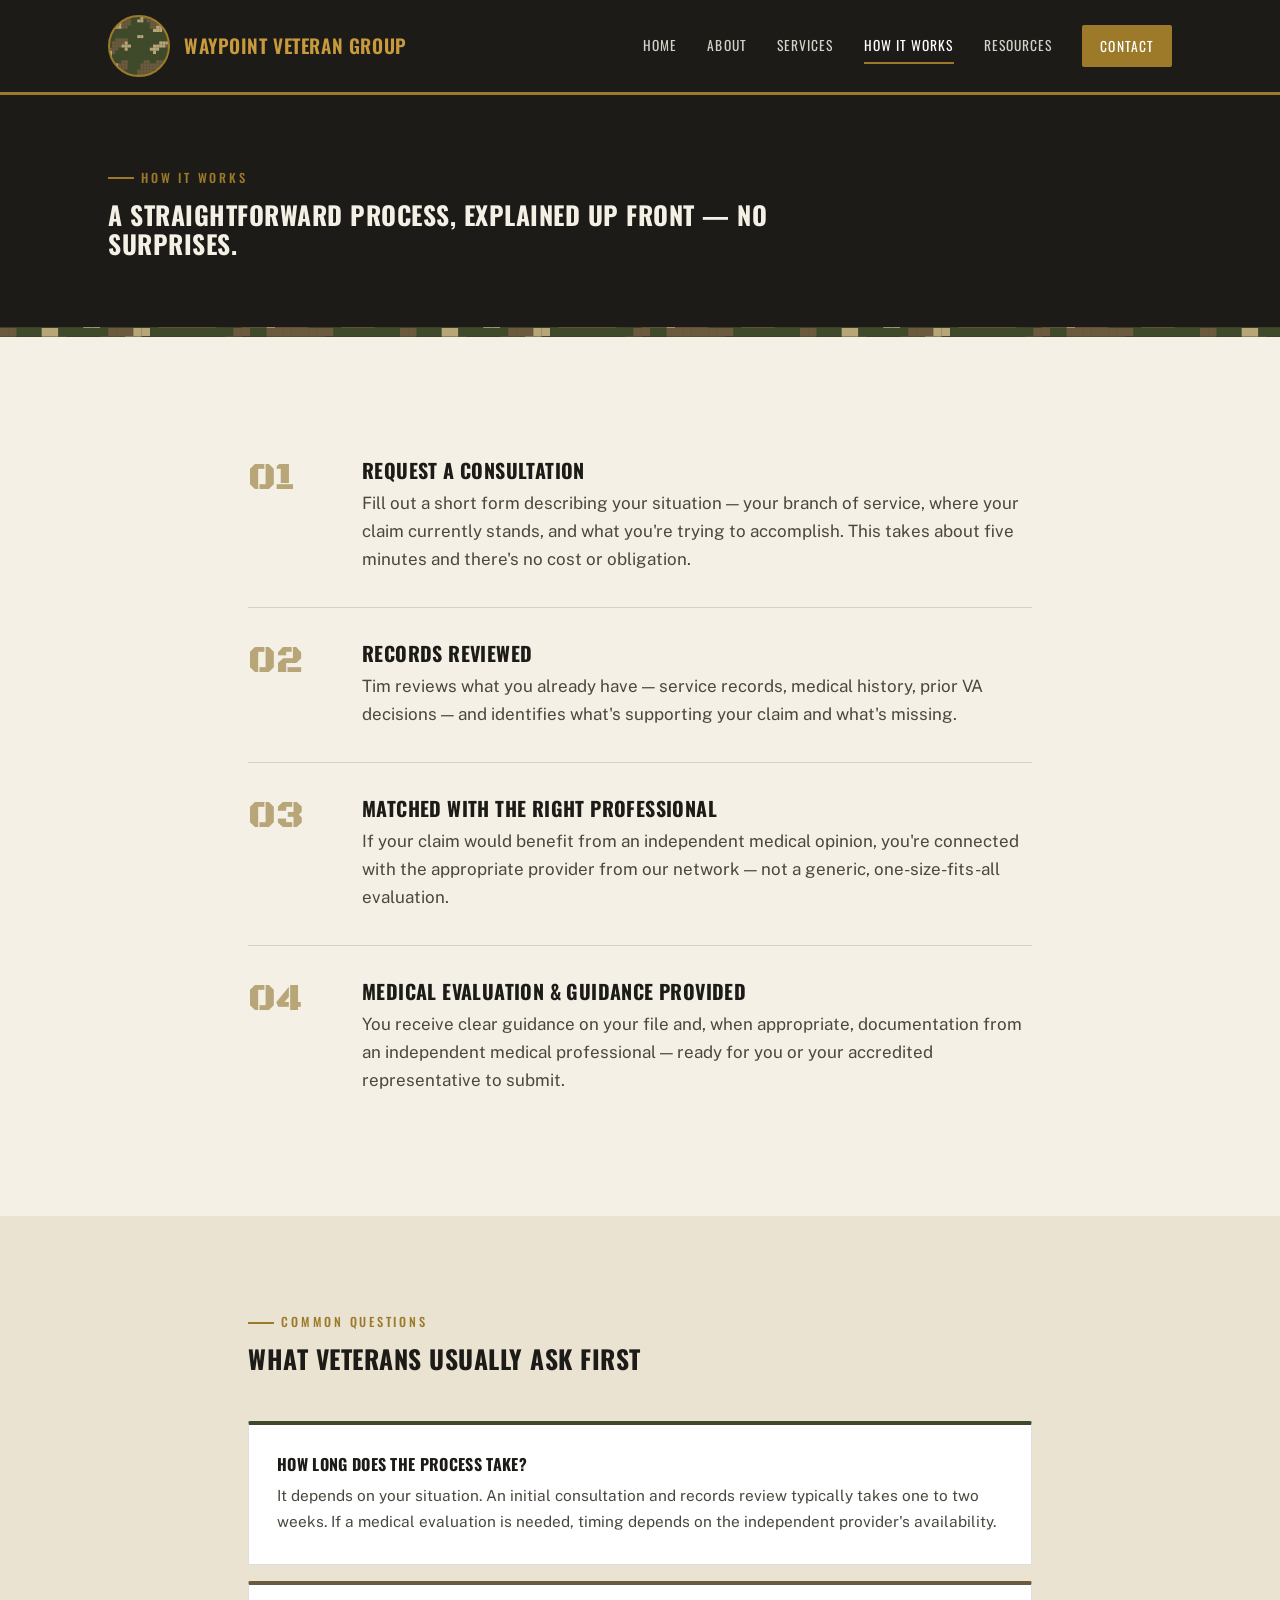
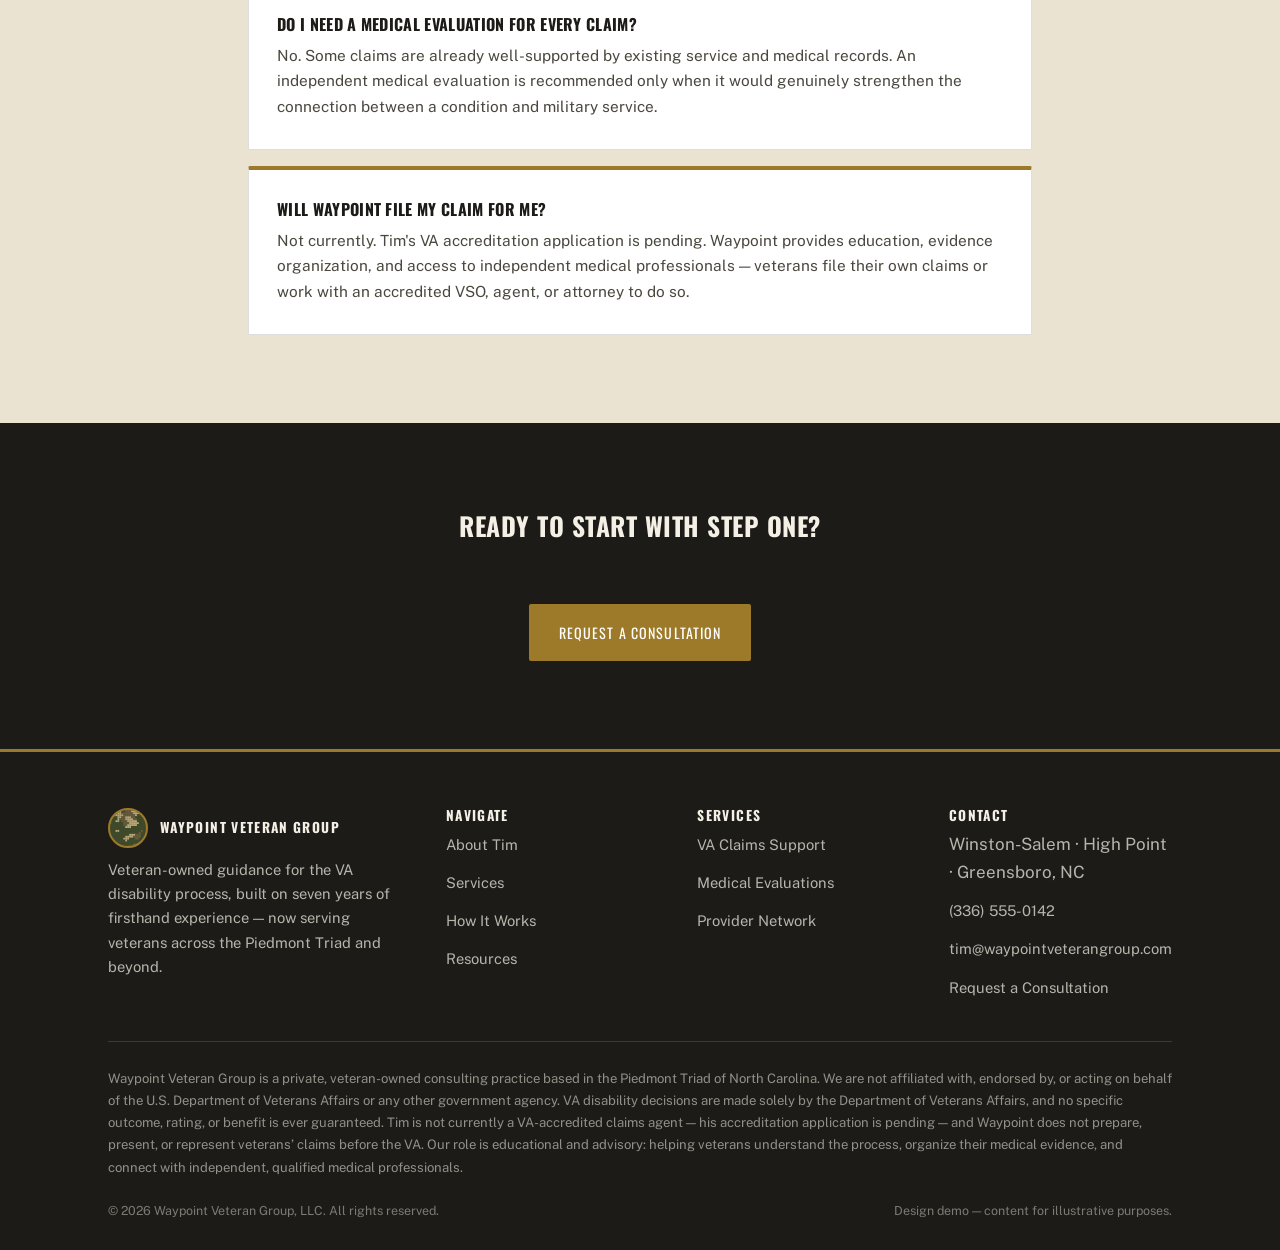
<file: how-it-works.html>
<!DOCTYPE html>
<html lang="en">
<head>
  <meta charset="UTF-8">
  <meta name="viewport" content="width=device-width, initial-scale=1.0">
  <title>How It Works | Waypoint Veteran Group</title>
  <meta name="description" content="A clear, four-step process: request a consultation, records reviewed, matched with the right independent medical professional, and guidance provided — no surprises.">
  <link rel="canonical" href="https://waypointveterangroup.com/how-it-works.html">
  <meta property="og:title" content="How It Works | Waypoint Veteran Group">
  <meta property="og:description" content="A clear, four-step process: request a consultation, records reviewed, matched with the right independent medical professional, and guidance provided — no surprises.">
  <meta property="og:type" content="website">
  <meta property="og:url" content="https://waypointveterangroup.com/how-it-works.html">
  <meta name="twitter:card" content="summary">
  <meta name="robots" content="index, follow">
  <link rel="preconnect" href="https://fonts.googleapis.com">
  <link rel="preconnect" href="https://fonts.gstatic.com" crossorigin>
  <link href="https://fonts.googleapis.com/css2?family=Black+Ops+One&family=Oswald:wght@400;500;600;700&family=Public+Sans:wght@400;500;600;700&display=swap" rel="stylesheet">
  <link rel="stylesheet" href="css/style.css">
  <link rel="icon" href="assets/favicon.png" type="image/png">
  <script type="application/ld+json">
{
  "@context": "https://schema.org",
  "@type": "FAQPage",
  "mainEntity": [
    {
      "@type": "Question",
      "name": "How long does the process take?",
      "acceptedAnswer": {"@type": "Answer", "text": "It depends on your situation. An initial consultation and records review typically takes one to two weeks. If a medical evaluation is needed, timing depends on the independent provider's availability."}
    },
    {
      "@type": "Question",
      "name": "Do I need a medical evaluation for every claim?",
      "acceptedAnswer": {"@type": "Answer", "text": "No. Some claims are well-supported by existing service and medical records. An independent medical evaluation is recommended only when it would genuinely strengthen the connection between a condition and military service."}
    },
    {
      "@type": "Question",
      "name": "Will Waypoint file my claim for me?",
      "acceptedAnswer": {"@type": "Answer", "text": "Not currently. Tim's VA accreditation application is pending. Waypoint provides education, evidence organization, and access to independent medical professionals — veterans file their own claims or work with an accredited VSO, agent, or attorney to do so."}
    }
  ]
}
</script>
</head>
<body>
<a href="#main" class="skip-link">Skip to main content</a>
<header class="site-header">
  <div class="wrap">
    <a href="index.html" class="logo">
      <span class="mark" aria-hidden="true"></span>
      <span>
        <strong>Waypoint Veteran Group</strong>
      </span>
    </a>
    <nav class="main-nav" aria-label="Primary">
      <a href="index.html">Home</a><a href="about.html">About</a><a href="services.html">Services</a><a href="how-it-works.html" aria-current="page">How It Works</a><a href="resources.html">Resources</a><a href="contact.html" class="nav-cta">Contact</a>
    </nav>
  </div>
</header>
<main id="main">
<section class="section section--dark" style="padding:64px 0 56px;">
  <div class="wrap">
    <span class="eyebrow">How It Works</span>
    <h1 style="max-width:760px;">A straightforward process, explained up front &mdash; no surprises.</h1>
  </div>
</section>

<div class="divider" role="presentation"></div>

<section class="section">
  <div class="wrap" style="max-width:840px;">
    <div class="steps">
      <div class="step">
        <div class="step-num">01</div>
        <div>
          <h3>Request a Consultation</h3>
          <p>Fill out a short form describing your situation &mdash; your branch of service, where your
          claim currently stands, and what you're trying to accomplish. This takes about five minutes and
          there's no cost or obligation.</p>
        </div>
      </div>
      <div class="step">
        <div class="step-num">02</div>
        <div>
          <h3>Records Reviewed</h3>
          <p>Tim reviews what you already have &mdash; service records, medical history, prior VA decisions
          &mdash; and identifies what's supporting your claim and what's missing.</p>
        </div>
      </div>
      <div class="step">
        <div class="step-num">03</div>
        <div>
          <h3>Matched With the Right Professional</h3>
          <p>If your claim would benefit from an independent medical opinion, you're connected with the
          appropriate provider from our network &mdash; not a generic, one-size-fits-all evaluation.</p>
        </div>
      </div>
      <div class="step">
        <div class="step-num">04</div>
        <div>
          <h3>Medical Evaluation &amp; Guidance Provided</h3>
          <p>You receive clear guidance on your file and, when appropriate, documentation from an
          independent medical professional &mdash; ready for you or your accredited representative to submit.</p>
        </div>
      </div>
    </div>
  </div>
</section>

<section class="section section--field">
  <div class="wrap" style="max-width:840px;">
    <span class="eyebrow">Common Questions</span>
    <h2>What veterans usually ask first</h2>
    <div class="mt-lg">
      <div class="card" style="margin-bottom:16px;">
        <h3 style="font-size:1rem;">How long does the process take?</h3>
        <p>It depends on your situation. An initial consultation and records review typically takes one to
        two weeks. If a medical evaluation is needed, timing depends on the independent provider's
        availability.</p>
      </div>
      <div class="card card--brown" style="margin-bottom:16px;">
        <h3 style="font-size:1rem;">Do I need a medical evaluation for every claim?</h3>
        <p>No. Some claims are already well-supported by existing service and medical records. An
        independent medical evaluation is recommended only when it would genuinely strengthen the connection
        between a condition and military service.</p>
      </div>
      <div class="card card--tan">
        <h3 style="font-size:1rem;">Will Waypoint file my claim for me?</h3>
        <p>Not currently. Tim's VA accreditation application is pending. Waypoint provides education,
        evidence organization, and access to independent medical professionals &mdash; veterans file their own
        claims or work with an accredited VSO, agent, or attorney to do so.</p>
      </div>
    </div>
  </div>
</section>

<section class="section section--dark">
  <div class="wrap center">
    <h2 style="max-width:600px;margin:0 auto 0.6em;">Ready to start with step one?</h2>
    <a href="contact.html" class="btn btn--brass mt-lg">Request a Consultation</a>
  </div>
</section>
</main><footer class="site-footer">
  <div class="wrap">
    <div class="footer-grid">
      <div>
        <div class="footer-brand-mark">
          <span class="mark-badge" aria-hidden="true"></span>
          <h4 style="margin:0;">Waypoint Veteran Group</h4>
        </div>
        <p style="font-size:0.92rem;color:rgba(244,240,230,0.72);">
          Veteran-owned guidance for the VA disability process, built on seven years of firsthand
          experience &mdash; now serving veterans across the Piedmont Triad and beyond.
        </p>
      </div>
      <div>
        <h4>Navigate</h4>
        <ul>
          <li><a href="about.html">About Tim</a></li>
          <li><a href="services.html">Services</a></li>
          <li><a href="how-it-works.html">How It Works</a></li>
          <li><a href="resources.html">Resources</a></li>
        </ul>
      </div>
      <div>
        <h4>Services</h4>
        <ul>
          <li><a href="services.html#claims-support">VA Claims Support</a></li>
          <li><a href="services.html#medical-evaluations">Medical Evaluations</a></li>
          <li><a href="services.html#provider-network">Provider Network</a></li>
        </ul>
      </div>
      <div>
        <h4>Contact</h4>
        <ul>
          <li>Winston-Salem &middot; High Point &middot; Greensboro, NC</li>
          <li><a href="tel:+13365550142">(336) 555-0142</a></li>
          <li><a href="mailto:tim@waypointveterangroup.com">tim@waypointveterangroup.com</a></li>
          <li><a href="contact.html">Request a Consultation</a></li>
        </ul>
      </div>
    </div>
    <div class="footer-disclaimer">Waypoint Veteran Group is a private, veteran-owned consulting practice based in the Piedmont Triad of North Carolina. We are not affiliated with, endorsed by, or acting on behalf of the U.S. Department of Veterans Affairs or any other government agency. VA disability decisions are made solely by the Department of Veterans Affairs, and no specific outcome, rating, or benefit is ever guaranteed. Tim is not currently a VA-accredited claims agent &mdash; his accreditation application is pending &mdash; and Waypoint does not prepare, present, or represent veterans&rsquo; claims before the VA. Our role is educational and advisory: helping veterans understand the process, organize their medical evidence, and connect with independent, qualified medical professionals.</div>
    <div class="footer-bottom">
      <span>&copy; 2026 Waypoint Veteran Group, LLC. All rights reserved.</span>
      <span>Design demo &mdash; content for illustrative purposes.</span>
    </div>
  </div>
</footer>

</body>
</html>
</file>
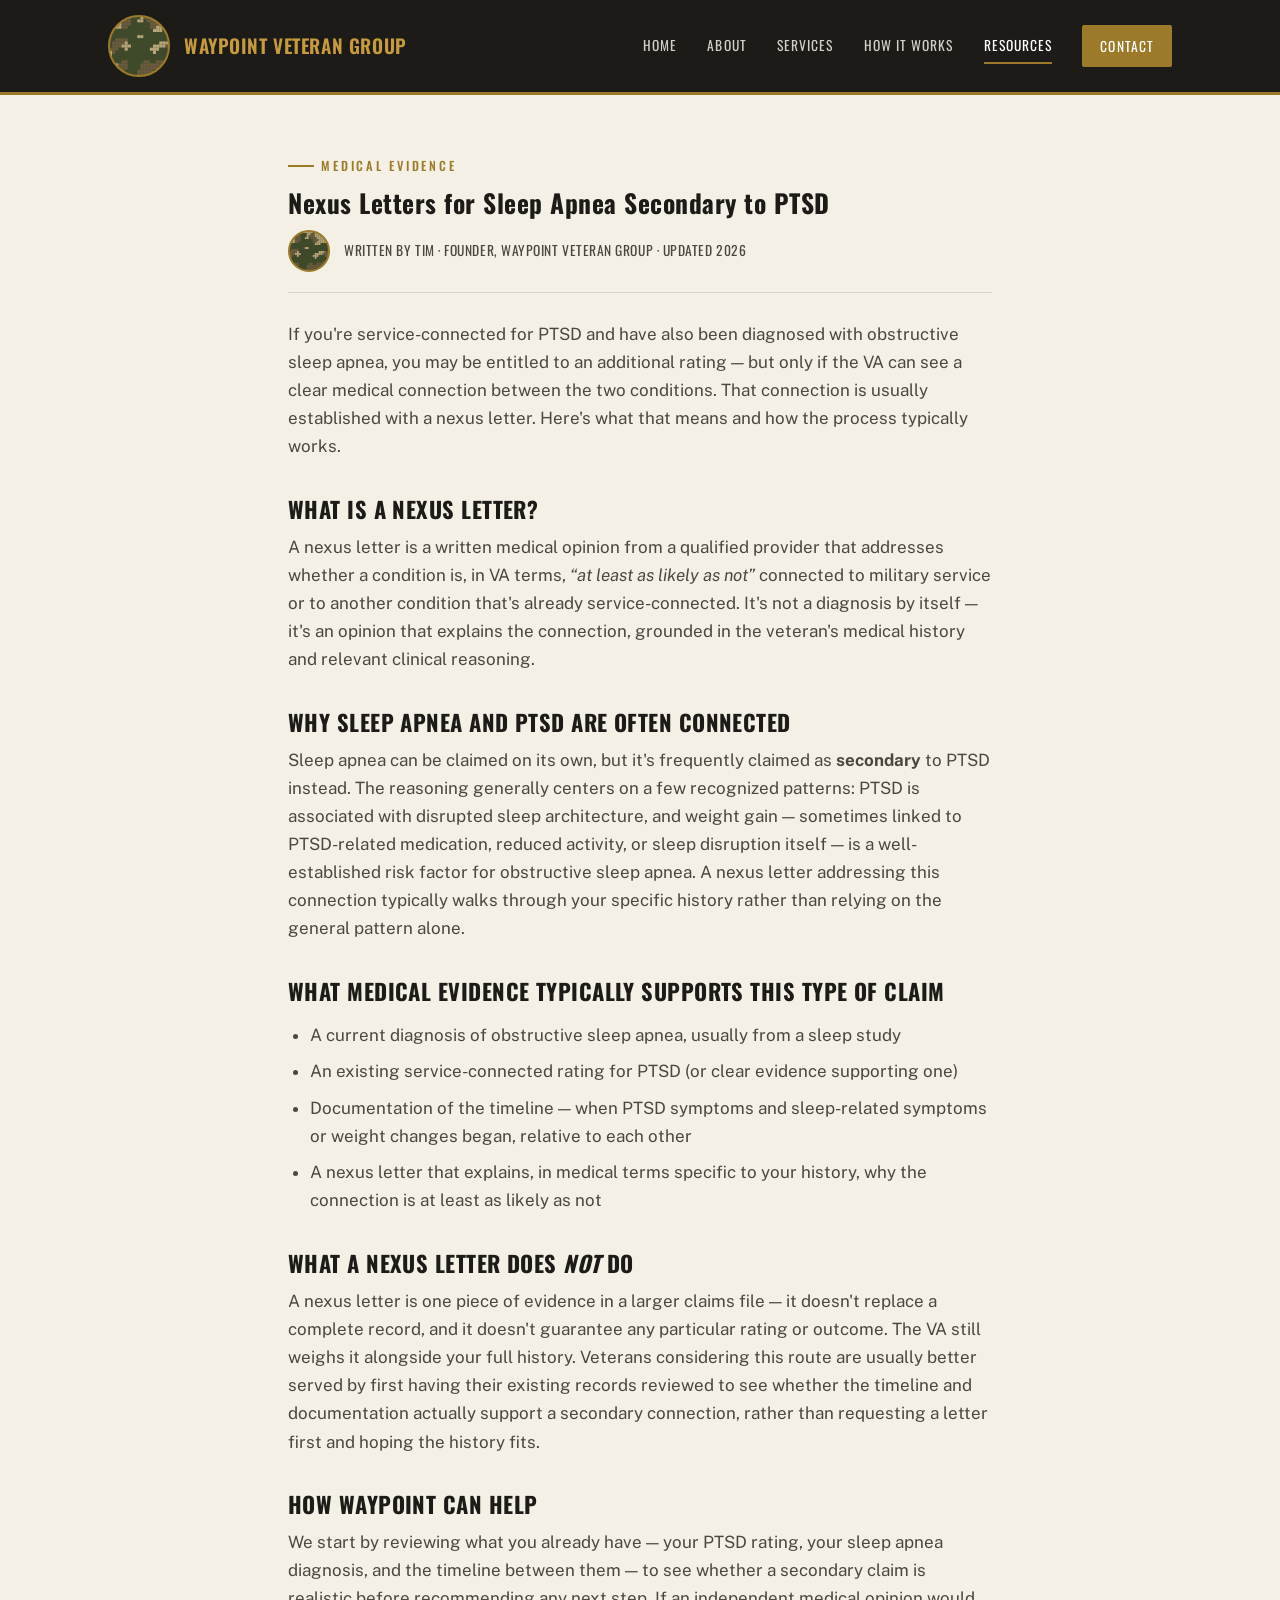
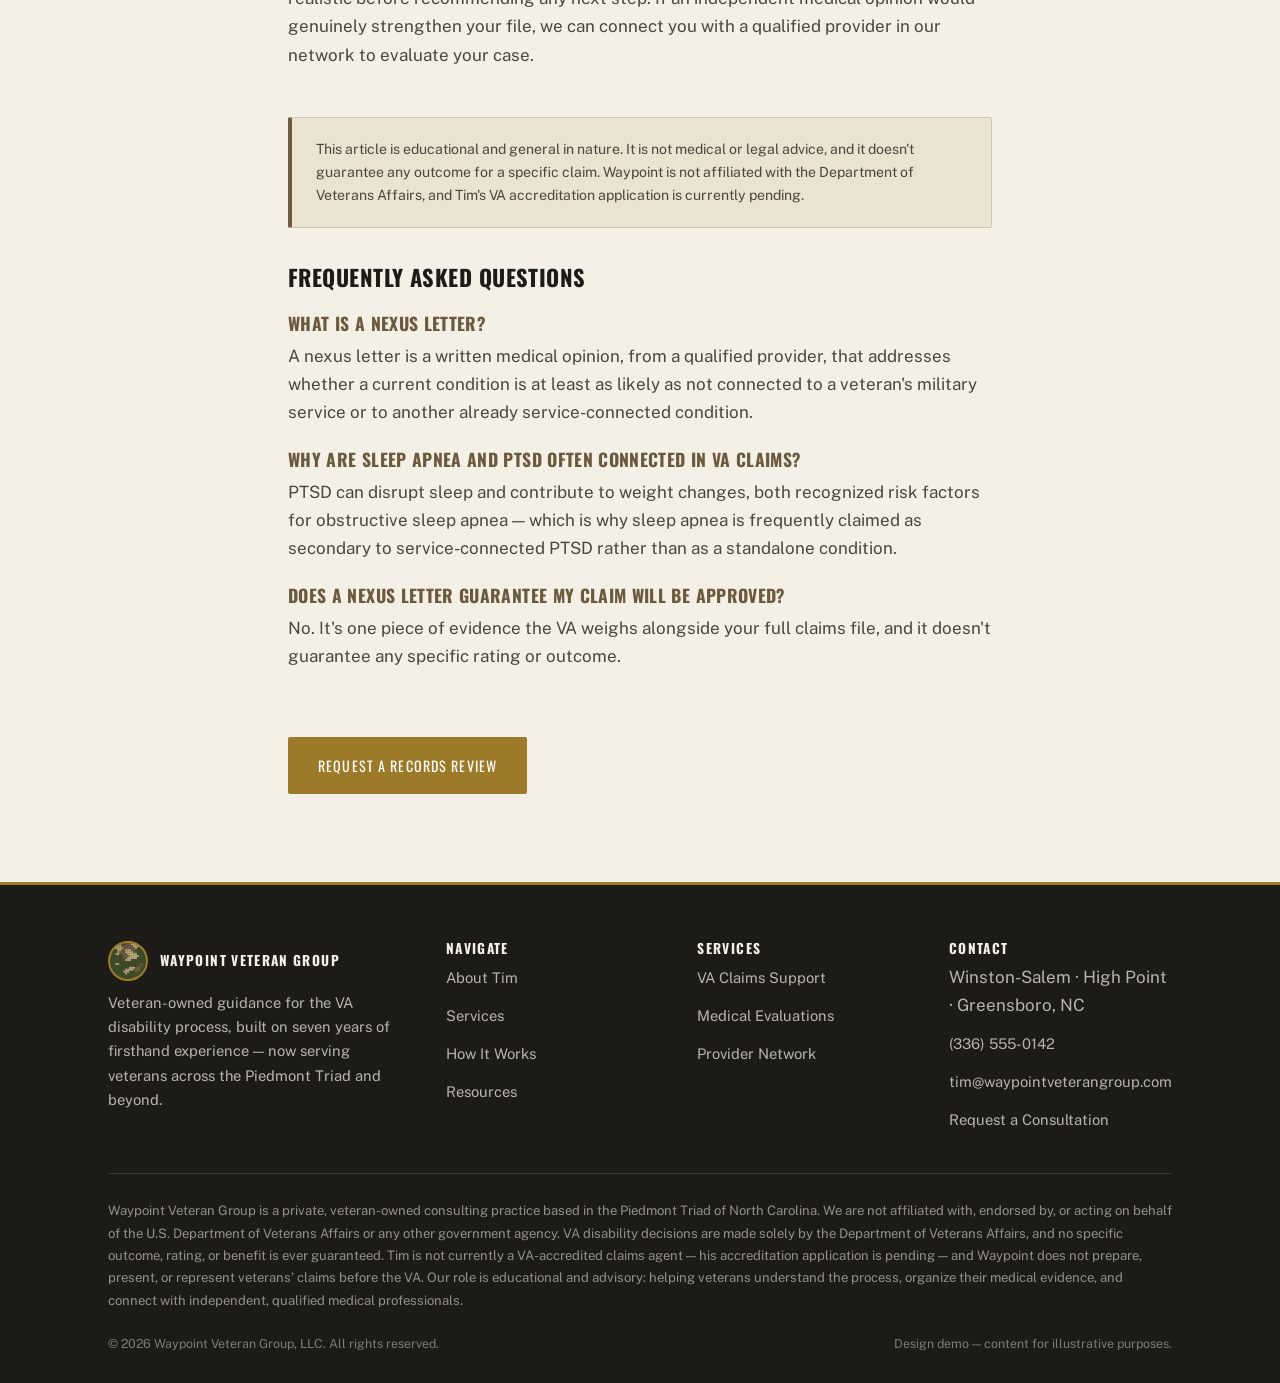
<file: nexus-letter-sleep-apnea-ptsd.html>
<!DOCTYPE html>
<html lang="en">
<head>
  <meta charset="UTF-8">
  <meta name="viewport" content="width=device-width, initial-scale=1.0">
  <title>Nexus Letters for Sleep Apnea Secondary to PTSD | Waypoint Veteran Group</title>
  <meta name="description" content="How sleep apnea claims connect to service-related PTSD, what a nexus letter needs to establish, and what evidence supports a secondary service connection claim.">
  <link rel="canonical" href="https://waypointveterangroup.com/resources/nexus-letter-sleep-apnea-ptsd.html">
  <meta property="og:title" content="Nexus Letters for Sleep Apnea Secondary to PTSD | Waypoint Veteran Group">
  <meta property="og:description" content="How sleep apnea claims connect to service-related PTSD, what a nexus letter needs to establish, and what evidence supports a secondary service connection claim.">
  <meta property="og:type" content="website">
  <meta property="og:url" content="https://waypointveterangroup.com/resources/nexus-letter-sleep-apnea-ptsd.html">
  <meta name="twitter:card" content="summary">
  <meta name="robots" content="index, follow">
  <link rel="preconnect" href="https://fonts.googleapis.com">
  <link rel="preconnect" href="https://fonts.gstatic.com" crossorigin>
  <link href="https://fonts.googleapis.com/css2?family=Black+Ops+One&family=Oswald:wght@400;500;600;700&family=Public+Sans:wght@400;500;600;700&display=swap" rel="stylesheet">
  <link rel="stylesheet" href="../css/style.css">
  <link rel="icon" href="../assets/favicon.png" type="image/png">
  <script type="application/ld+json">
{
  "@context": "https://schema.org",
  "@type": "Article",
  "headline": "Nexus Letters for Sleep Apnea Secondary to PTSD",
  "description": "How sleep apnea claims connect to service-related PTSD, what a nexus letter needs to establish, and what evidence supports a secondary service connection claim.",
  "author": {"@type": "Person", "name": "Tim", "jobTitle": "Founder, Waypoint Veteran Group"},
  "publisher": {"@type": "Organization", "name": "Waypoint Veteran Group"},
  "mainEntityOfPage": "https://waypointveterangroup.com/resources/nexus-letter-sleep-apnea-ptsd.html"
}
</script>
<script type="application/ld+json">
{
  "@context": "https://schema.org",
  "@type": "FAQPage",
  "mainEntity": [
    {
      "@type": "Question",
      "name": "What is a nexus letter?",
      "acceptedAnswer": {"@type": "Answer", "text": "A nexus letter is a written medical opinion, from a qualified provider, that addresses whether a current condition is at least as likely as not connected to a veteran's military service or to another already service-connected condition."}
    },
    {
      "@type": "Question",
      "name": "Why are sleep apnea and PTSD often connected in VA claims?",
      "acceptedAnswer": {"@type": "Answer", "text": "PTSD can disrupt sleep architecture and contribute to weight changes, both of which are recognized risk factors for obstructive sleep apnea. Because of this relationship, sleep apnea is frequently claimed as secondary to service-connected PTSD rather than as a standalone condition."}
    },
    {
      "@type": "Question",
      "name": "Does a nexus letter guarantee my claim will be approved?",
      "acceptedAnswer": {"@type": "Answer", "text": "No. A nexus letter is one piece of evidence the VA considers alongside the full claims file. It does not guarantee any specific rating or outcome."}
    }
  ]
}
</script>
</head>
<body>
<a href="#main" class="skip-link">Skip to main content</a>
<header class="site-header">
  <div class="wrap">
    <a href="../index.html" class="logo">
      <span class="mark" aria-hidden="true"></span>
      <span>
        <strong>Waypoint Veteran Group</strong>
      </span>
    </a>
    <nav class="main-nav" aria-label="Primary">
      <a href="../index.html">Home</a><a href="../about.html">About</a><a href="../services.html">Services</a><a href="../how-it-works.html">How It Works</a><a href="../resources.html" aria-current="page">Resources</a><a href="../contact.html" class="nav-cta">Contact</a>
    </nav>
  </div>
</header>
<main id="main">
<section class="section" style="padding-top:52px;">
  <div class="wrap prose" style="max-width:760px;">
    <span class="eyebrow">Medical Evidence</span>
    <h1 style="text-transform:none;font-family:'Oswald',sans-serif;">Nexus Letters for Sleep Apnea Secondary to PTSD</h1>
    <div class="byline">
      <span class="avatar" aria-hidden="true"></span>
      <span>Written by Tim &middot; Founder, Waypoint Veteran Group &middot; Updated 2026</span>
    </div>

    <p>If you're service-connected for PTSD and have also been diagnosed with obstructive sleep apnea, you
    may be entitled to an additional rating &mdash; but only if the VA can see a clear medical connection
    between the two conditions. That connection is usually established with a nexus letter. Here's what that
    means and how the process typically works.</p>

    <h2>What is a nexus letter?</h2>
    <p>A nexus letter is a written medical opinion from a qualified provider that addresses whether a
    condition is, in VA terms, <em>&ldquo;at least as likely as not&rdquo;</em> connected to military service
    or to another condition that's already service-connected. It's not a diagnosis by itself &mdash; it's an
    opinion that explains the connection, grounded in the veteran's medical history and relevant clinical
    reasoning.</p>

    <h2>Why sleep apnea and PTSD are often connected</h2>
    <p>Sleep apnea can be claimed on its own, but it's frequently claimed as <strong>secondary</strong> to
    PTSD instead. The reasoning generally centers on a few recognized patterns: PTSD is associated with
    disrupted sleep architecture, and weight gain &mdash; sometimes linked to PTSD-related medication,
    reduced activity, or sleep disruption itself &mdash; is a well-established risk factor for obstructive
    sleep apnea. A nexus letter addressing this connection typically walks through your specific history
    rather than relying on the general pattern alone.</p>

    <h2>What medical evidence typically supports this type of claim</h2>
    <ul>
      <li>A current diagnosis of obstructive sleep apnea, usually from a sleep study</li>
      <li>An existing service-connected rating for PTSD (or clear evidence supporting one)</li>
      <li>Documentation of the timeline &mdash; when PTSD symptoms and sleep-related symptoms or weight
      changes began, relative to each other</li>
      <li>A nexus letter that explains, in medical terms specific to your history, why the connection is at
      least as likely as not</li>
    </ul>

    <h2>What a nexus letter does <em>not</em> do</h2>
    <p>A nexus letter is one piece of evidence in a larger claims file &mdash; it doesn't replace a complete
    record, and it doesn't guarantee any particular rating or outcome. The VA still weighs it alongside your
    full history. Veterans considering this route are usually better served by first having their existing
    records reviewed to see whether the timeline and documentation actually support a secondary connection,
    rather than requesting a letter first and hoping the history fits.</p>

    <h2>How Waypoint can help</h2>
    <p>We start by reviewing what you already have &mdash; your PTSD rating, your sleep apnea diagnosis, and
    the timeline between them &mdash; to see whether a secondary claim is realistic before recommending any
    next step. If an independent medical opinion would genuinely strengthen your file, we can connect you
    with a qualified provider in our network to evaluate your case.</p>

    <div class="disclaimer mt-lg">
      This article is educational and general in nature. It is not medical or legal advice, and it doesn't
      guarantee any outcome for a specific claim. Waypoint is not affiliated with the Department of
      Veterans Affairs, and Tim's VA accreditation application is currently pending.
    </div>

    <h2>Frequently Asked Questions</h2>
    <h3>What is a nexus letter?</h3>
    <p>A nexus letter is a written medical opinion, from a qualified provider, that addresses whether a
    current condition is at least as likely as not connected to a veteran's military service or to another
    already service-connected condition.</p>
    <h3>Why are sleep apnea and PTSD often connected in VA claims?</h3>
    <p>PTSD can disrupt sleep and contribute to weight changes, both recognized risk factors for obstructive
    sleep apnea &mdash; which is why sleep apnea is frequently claimed as secondary to service-connected
    PTSD rather than as a standalone condition.</p>
    <h3>Does a nexus letter guarantee my claim will be approved?</h3>
    <p>No. It's one piece of evidence the VA weighs alongside your full claims file, and it doesn't guarantee
    any specific rating or outcome.</p>

    <a href="../contact.html" class="btn btn--brass mt-lg">Request a Records Review</a>
  </div>
</section>
</main><footer class="site-footer">
  <div class="wrap">
    <div class="footer-grid">
      <div>
        <div class="footer-brand-mark">
          <span class="mark-badge" aria-hidden="true"></span>
          <h4 style="margin:0;">Waypoint Veteran Group</h4>
        </div>
        <p style="font-size:0.92rem;color:rgba(244,240,230,0.72);">
          Veteran-owned guidance for the VA disability process, built on seven years of firsthand
          experience &mdash; now serving veterans across the Piedmont Triad and beyond.
        </p>
      </div>
      <div>
        <h4>Navigate</h4>
        <ul>
          <li><a href="../about.html">About Tim</a></li>
          <li><a href="../services.html">Services</a></li>
          <li><a href="../how-it-works.html">How It Works</a></li>
          <li><a href="../resources.html">Resources</a></li>
        </ul>
      </div>
      <div>
        <h4>Services</h4>
        <ul>
          <li><a href="../services.html#claims-support">VA Claims Support</a></li>
          <li><a href="../services.html#medical-evaluations">Medical Evaluations</a></li>
          <li><a href="../services.html#provider-network">Provider Network</a></li>
        </ul>
      </div>
      <div>
        <h4>Contact</h4>
        <ul>
          <li>Winston-Salem &middot; High Point &middot; Greensboro, NC</li>
          <li><a href="tel:+13365550142">(336) 555-0142</a></li>
          <li><a href="mailto:tim@waypointveterangroup.com">tim@waypointveterangroup.com</a></li>
          <li><a href="../contact.html">Request a Consultation</a></li>
        </ul>
      </div>
    </div>
    <div class="footer-disclaimer">Waypoint Veteran Group is a private, veteran-owned consulting practice based in the Piedmont Triad of North Carolina. We are not affiliated with, endorsed by, or acting on behalf of the U.S. Department of Veterans Affairs or any other government agency. VA disability decisions are made solely by the Department of Veterans Affairs, and no specific outcome, rating, or benefit is ever guaranteed. Tim is not currently a VA-accredited claims agent &mdash; his accreditation application is pending &mdash; and Waypoint does not prepare, present, or represent veterans&rsquo; claims before the VA. Our role is educational and advisory: helping veterans understand the process, organize their medical evidence, and connect with independent, qualified medical professionals.</div>
    <div class="footer-bottom">
      <span>&copy; 2026 Waypoint Veteran Group, LLC. All rights reserved.</span>
      <span>Design demo &mdash; content for illustrative purposes.</span>
    </div>
  </div>
</footer>

</body>
</html>
</file>
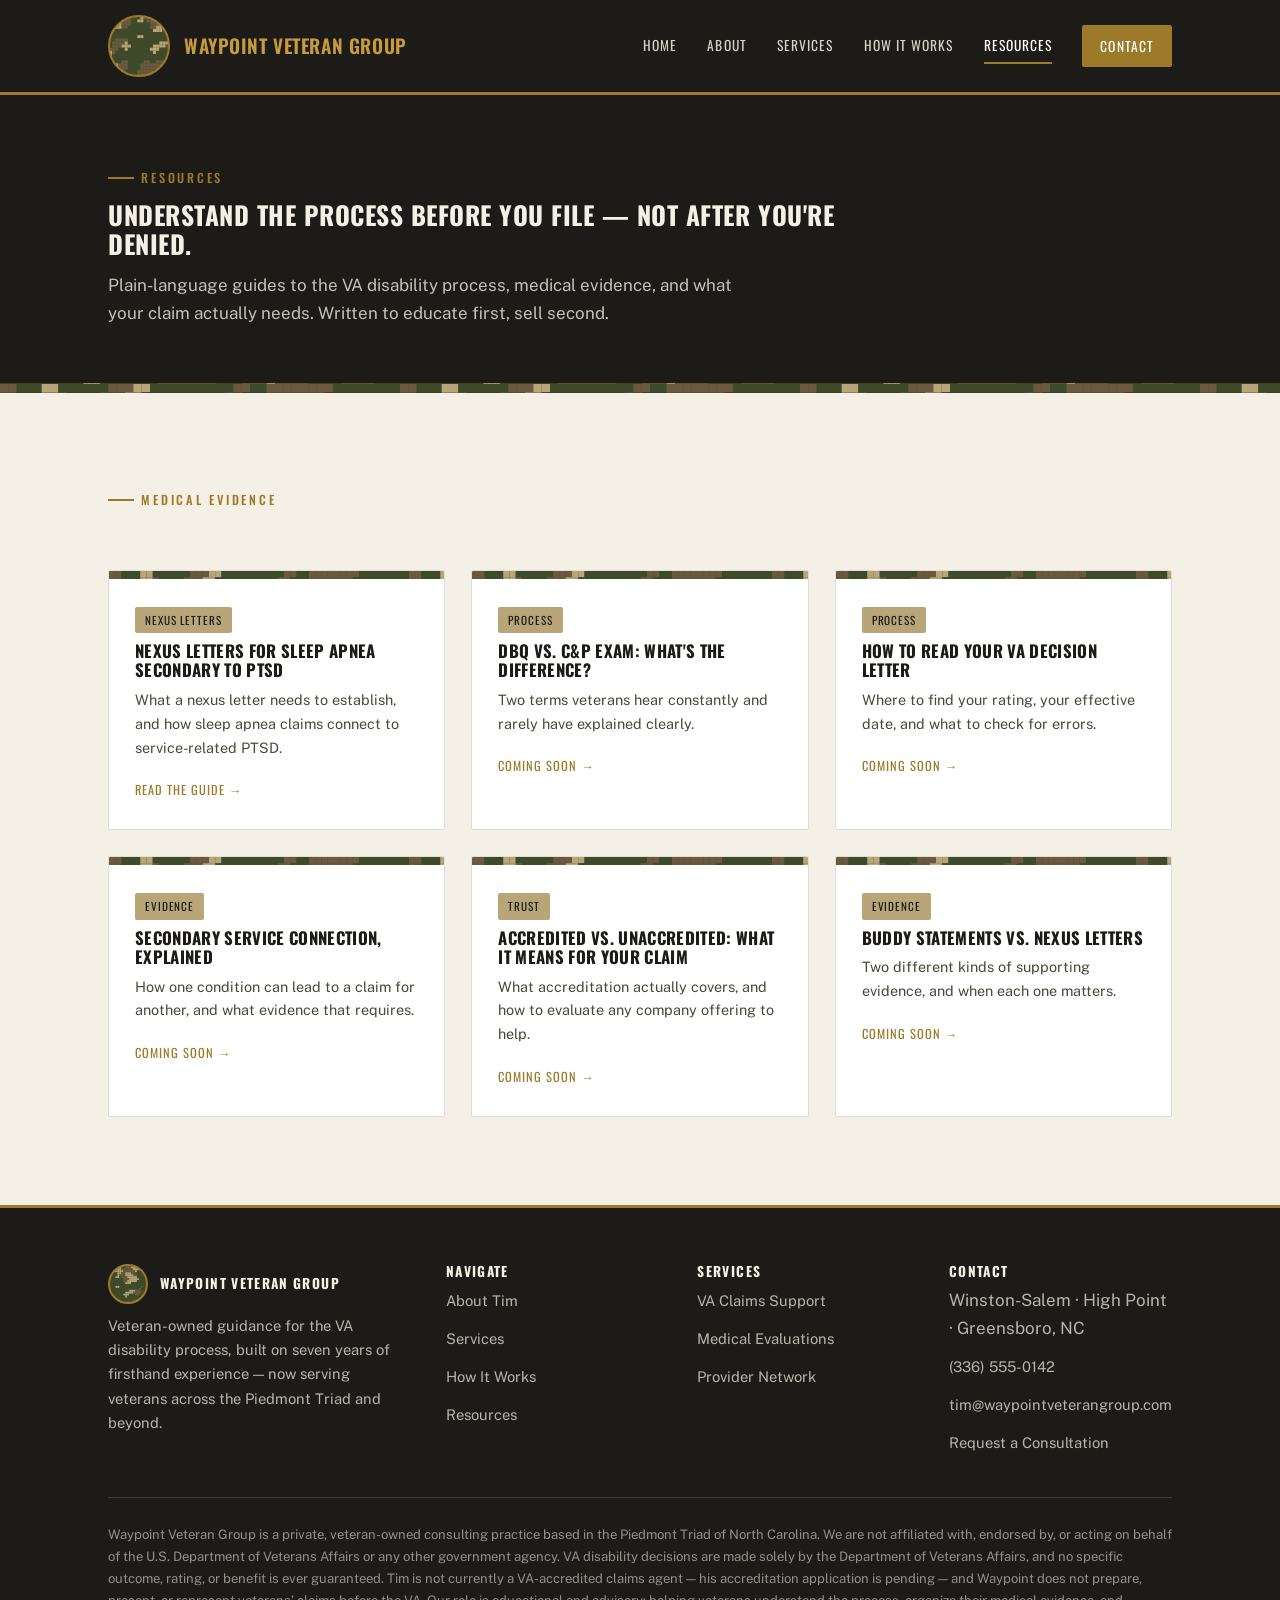
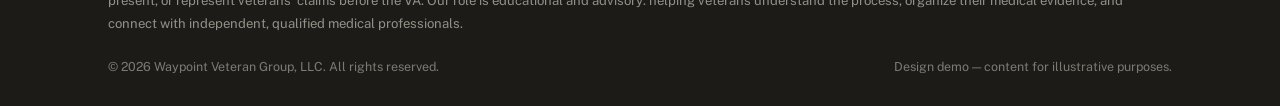
<file: resources.html>
<!DOCTYPE html>
<html lang="en">
<head>
  <meta charset="UTF-8">
  <meta name="viewport" content="width=device-width, initial-scale=1.0">
  <title>Resources | VA Disability & Medical Evidence Guides | Waypoint Veteran Group</title>
  <meta name="description" content="Plain-language guides to the VA disability process, medical evidence, nexus letters, and how to evaluate claims assistance — from Waypoint Veteran Group.">
  <link rel="canonical" href="https://waypointveterangroup.com/resources.html">
  <meta property="og:title" content="Resources | VA Disability & Medical Evidence Guides | Waypoint Veteran Group">
  <meta property="og:description" content="Plain-language guides to the VA disability process, medical evidence, nexus letters, and how to evaluate claims assistance — from Waypoint Veteran Group.">
  <meta property="og:type" content="website">
  <meta property="og:url" content="https://waypointveterangroup.com/resources.html">
  <meta name="twitter:card" content="summary">
  <meta name="robots" content="index, follow">
  <link rel="preconnect" href="https://fonts.googleapis.com">
  <link rel="preconnect" href="https://fonts.gstatic.com" crossorigin>
  <link href="https://fonts.googleapis.com/css2?family=Black+Ops+One&family=Oswald:wght@400;500;600;700&family=Public+Sans:wght@400;500;600;700&display=swap" rel="stylesheet">
  <link rel="stylesheet" href="css/style.css">
  <link rel="icon" href="assets/favicon.png" type="image/png">
  
</head>
<body>
<a href="#main" class="skip-link">Skip to main content</a>
<header class="site-header">
  <div class="wrap">
    <a href="index.html" class="logo">
      <span class="mark" aria-hidden="true"></span>
      <span>
        <strong>Waypoint Veteran Group</strong>
      </span>
    </a>
    <nav class="main-nav" aria-label="Primary">
      <a href="index.html">Home</a><a href="about.html">About</a><a href="services.html">Services</a><a href="how-it-works.html">How It Works</a><a href="resources.html" aria-current="page">Resources</a><a href="contact.html" class="nav-cta">Contact</a>
    </nav>
  </div>
</header>
<main id="main">
<section class="section section--dark" style="padding:64px 0 56px;">
  <div class="wrap">
    <span class="eyebrow">Resources</span>
    <h1 style="max-width:760px;">Understand the process before you file &mdash; not after you're denied.</h1>
    <p style="max-width:640px;">Plain-language guides to the VA disability process, medical evidence, and
    what your claim actually needs. Written to educate first, sell second.</p>
  </div>
</section>

<div class="divider" role="presentation"></div>

<section class="section">
  <div class="wrap">
    <span class="eyebrow">Medical Evidence</span>
    <div class="grid grid--3 mt-lg">
      <div class="article-card">
        <div class="art-band" aria-hidden="true"></div>
        <div class="art-body">
          <span class="tag">Nexus Letters</span>
          <h3>Nexus Letters for Sleep Apnea Secondary to PTSD</h3>
          <p style="font-size:0.9rem;">What a nexus letter needs to establish, and how sleep apnea claims
          connect to service-related PTSD.</p>
          <a href="resources/nexus-letter-sleep-apnea-ptsd.html" class="read-more">Read the Guide &rarr;</a>
        </div>
      </div>
      <div class="article-card">
        <div class="art-band" aria-hidden="true"></div>
        <div class="art-body">
          <span class="tag">Process</span>
          <h3>DBQ vs. C&amp;P Exam: What's the Difference?</h3>
          <p style="font-size:0.9rem;">Two terms veterans hear constantly and rarely have explained clearly.</p>
          <a href="contact.html" class="read-more">Coming Soon &rarr;</a>
        </div>
      </div>
      <div class="article-card">
        <div class="art-band" aria-hidden="true"></div>
        <div class="art-body">
          <span class="tag">Process</span>
          <h3>How to Read Your VA Decision Letter</h3>
          <p style="font-size:0.9rem;">Where to find your rating, your effective date, and what to check for errors.</p>
          <a href="contact.html" class="read-more">Coming Soon &rarr;</a>
        </div>
      </div>
      <div class="article-card">
        <div class="art-band" aria-hidden="true"></div>
        <div class="art-body">
          <span class="tag">Evidence</span>
          <h3>Secondary Service Connection, Explained</h3>
          <p style="font-size:0.9rem;">How one condition can lead to a claim for another, and what evidence that requires.</p>
          <a href="contact.html" class="read-more">Coming Soon &rarr;</a>
        </div>
      </div>
      <div class="article-card">
        <div class="art-band" aria-hidden="true"></div>
        <div class="art-body">
          <span class="tag">Trust</span>
          <h3>Accredited vs. Unaccredited: What It Means for Your Claim</h3>
          <p style="font-size:0.9rem;">What accreditation actually covers, and how to evaluate any company offering to help.</p>
          <a href="contact.html" class="read-more">Coming Soon &rarr;</a>
        </div>
      </div>
      <div class="article-card">
        <div class="art-band" aria-hidden="true"></div>
        <div class="art-body">
          <span class="tag">Evidence</span>
          <h3>Buddy Statements vs. Nexus Letters</h3>
          <p style="font-size:0.9rem;">Two different kinds of supporting evidence, and when each one matters.</p>
          <a href="contact.html" class="read-more">Coming Soon &rarr;</a>
        </div>
      </div>
    </div>
  </div>
</section>
</main><footer class="site-footer">
  <div class="wrap">
    <div class="footer-grid">
      <div>
        <div class="footer-brand-mark">
          <span class="mark-badge" aria-hidden="true"></span>
          <h4 style="margin:0;">Waypoint Veteran Group</h4>
        </div>
        <p style="font-size:0.92rem;color:rgba(244,240,230,0.72);">
          Veteran-owned guidance for the VA disability process, built on seven years of firsthand
          experience &mdash; now serving veterans across the Piedmont Triad and beyond.
        </p>
      </div>
      <div>
        <h4>Navigate</h4>
        <ul>
          <li><a href="about.html">About Tim</a></li>
          <li><a href="services.html">Services</a></li>
          <li><a href="how-it-works.html">How It Works</a></li>
          <li><a href="resources.html">Resources</a></li>
        </ul>
      </div>
      <div>
        <h4>Services</h4>
        <ul>
          <li><a href="services.html#claims-support">VA Claims Support</a></li>
          <li><a href="services.html#medical-evaluations">Medical Evaluations</a></li>
          <li><a href="services.html#provider-network">Provider Network</a></li>
        </ul>
      </div>
      <div>
        <h4>Contact</h4>
        <ul>
          <li>Winston-Salem &middot; High Point &middot; Greensboro, NC</li>
          <li><a href="tel:+13365550142">(336) 555-0142</a></li>
          <li><a href="mailto:tim@waypointveterangroup.com">tim@waypointveterangroup.com</a></li>
          <li><a href="contact.html">Request a Consultation</a></li>
        </ul>
      </div>
    </div>
    <div class="footer-disclaimer">Waypoint Veteran Group is a private, veteran-owned consulting practice based in the Piedmont Triad of North Carolina. We are not affiliated with, endorsed by, or acting on behalf of the U.S. Department of Veterans Affairs or any other government agency. VA disability decisions are made solely by the Department of Veterans Affairs, and no specific outcome, rating, or benefit is ever guaranteed. Tim is not currently a VA-accredited claims agent &mdash; his accreditation application is pending &mdash; and Waypoint does not prepare, present, or represent veterans&rsquo; claims before the VA. Our role is educational and advisory: helping veterans understand the process, organize their medical evidence, and connect with independent, qualified medical professionals.</div>
    <div class="footer-bottom">
      <span>&copy; 2026 Waypoint Veteran Group, LLC. All rights reserved.</span>
      <span>Design demo &mdash; content for illustrative purposes.</span>
    </div>
  </div>
</footer>

</body>
</html>
</file>
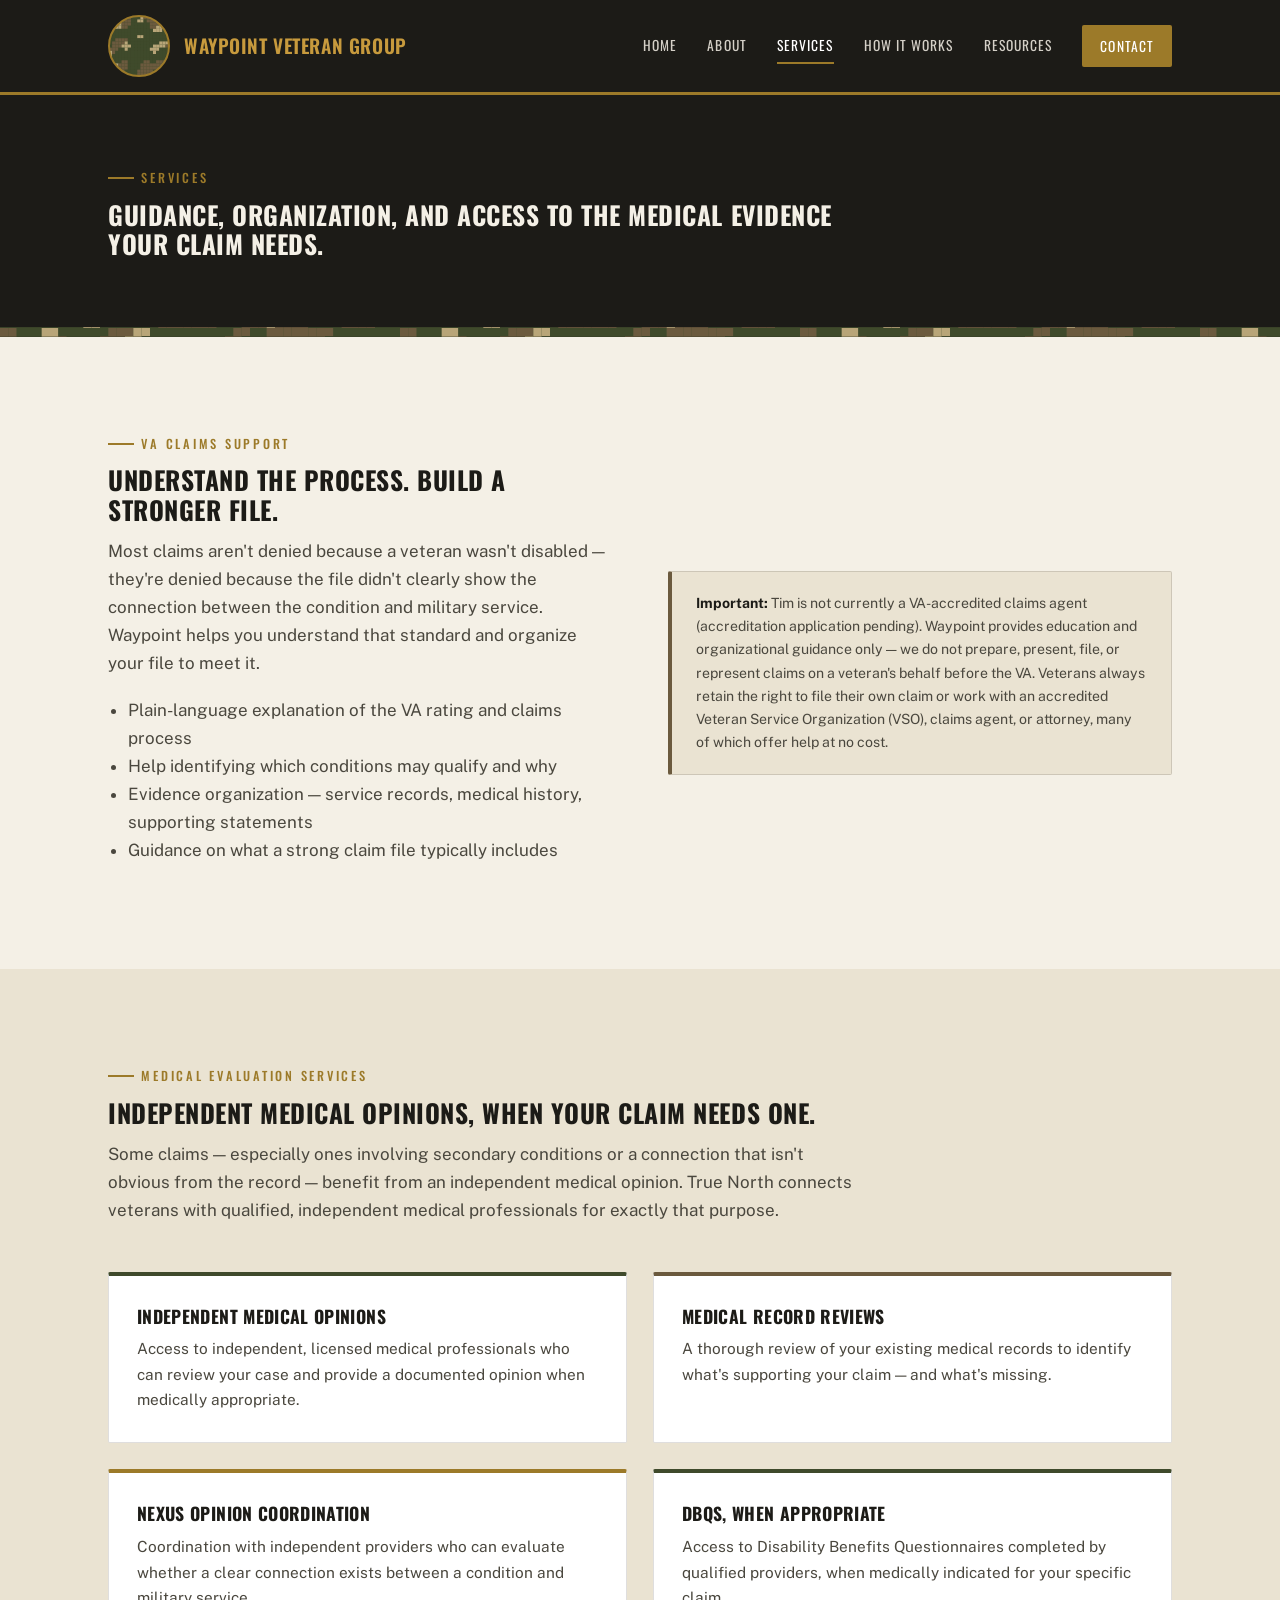
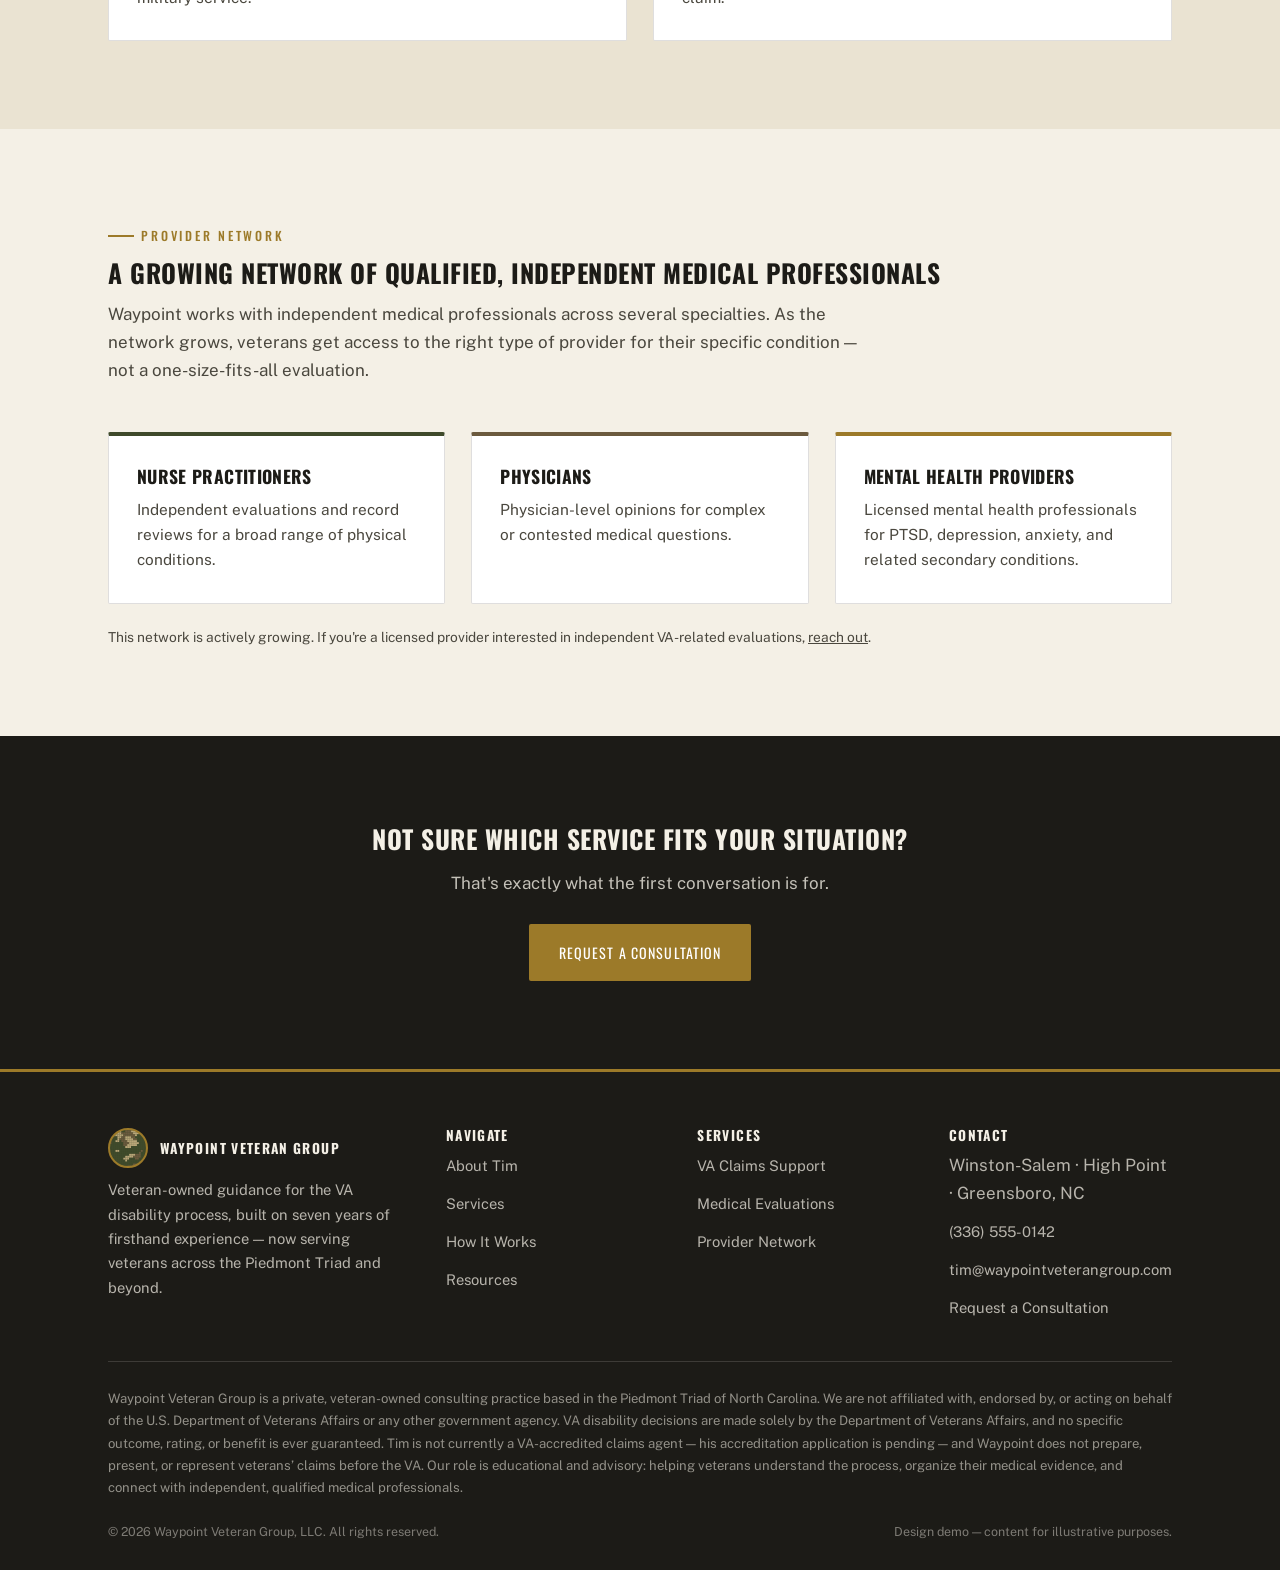
<file: services.html>
<!DOCTYPE html>
<html lang="en">
<head>
  <meta charset="UTF-8">
  <meta name="viewport" content="width=device-width, initial-scale=1.0">
  <title>Services | VA Claims Support & Medical Evaluations | Waypoint Veteran Group</title>
  <meta name="description" content="VA claims guidance, evidence organization, and access to independent medical evaluations — nexus opinions, record reviews, and DBQs — for veterans in the North Carolina Piedmont Triad.">
  <link rel="canonical" href="https://waypointveterangroup.com/services.html">
  <meta property="og:title" content="Services | VA Claims Support & Medical Evaluations | Waypoint Veteran Group">
  <meta property="og:description" content="VA claims guidance, evidence organization, and access to independent medical evaluations — nexus opinions, record reviews, and DBQs — for veterans in the North Carolina Piedmont Triad.">
  <meta property="og:type" content="website">
  <meta property="og:url" content="https://waypointveterangroup.com/services.html">
  <meta name="twitter:card" content="summary">
  <meta name="robots" content="index, follow">
  <link rel="preconnect" href="https://fonts.googleapis.com">
  <link rel="preconnect" href="https://fonts.gstatic.com" crossorigin>
  <link href="https://fonts.googleapis.com/css2?family=Black+Ops+One&family=Oswald:wght@400;500;600;700&family=Public+Sans:wght@400;500;600;700&display=swap" rel="stylesheet">
  <link rel="stylesheet" href="css/style.css">
  <link rel="icon" href="assets/favicon.png" type="image/png">
  
</head>
<body>
<a href="#main" class="skip-link">Skip to main content</a>
<header class="site-header">
  <div class="wrap">
    <a href="index.html" class="logo">
      <span class="mark" aria-hidden="true"></span>
      <span>
        <strong>Waypoint Veteran Group</strong>
      </span>
    </a>
    <nav class="main-nav" aria-label="Primary">
      <a href="index.html">Home</a><a href="about.html">About</a><a href="services.html" aria-current="page">Services</a><a href="how-it-works.html">How It Works</a><a href="resources.html">Resources</a><a href="contact.html" class="nav-cta">Contact</a>
    </nav>
  </div>
</header>
<main id="main">
<section class="section section--dark" style="padding:64px 0 56px;">
  <div class="wrap">
    <span class="eyebrow">Services</span>
    <h1 style="max-width:760px;">Guidance, organization, and access to the medical evidence your claim needs.</h1>
  </div>
</section>

<div class="divider" role="presentation"></div>

<section class="section" id="claims-support">
  <div class="wrap">
    <span class="eyebrow">VA Claims Support</span>
    <div class="two-col">
      <div>
        <h2>Understand the process. Build a stronger file.</h2>
        <p>Most claims aren't denied because a veteran wasn't disabled &mdash; they're denied because the
        file didn't clearly show the connection between the condition and military service. Waypoint helps
        you understand that standard and organize your file to meet it.</p>
        <ul style="color:var(--ink-soft);padding-left:1.2em;">
          <li>Plain-language explanation of the VA rating and claims process</li>
          <li>Help identifying which conditions may qualify and why</li>
          <li>Evidence organization &mdash; service records, medical history, supporting statements</li>
          <li>Guidance on what a strong claim file typically includes</li>
        </ul>
      </div>
      <div class="disclaimer">
        <strong>Important:</strong> Tim is not currently a VA-accredited claims agent (accreditation
        application pending). Waypoint provides education and organizational guidance only &mdash; we do
        not prepare, present, file, or represent claims on a veteran's behalf before the VA. Veterans always
        retain the right to file their own claim or work with an accredited Veteran Service Organization
        (VSO), claims agent, or attorney, many of which offer help at no cost.
      </div>
    </div>
  </div>
</section>

<section class="section section--field" id="medical-evaluations">
  <div class="wrap">
    <span class="eyebrow">Medical Evaluation Services</span>
    <h2>Independent medical opinions, when your claim needs one.</h2>
    <p style="max-width:760px;">Some claims &mdash; especially ones involving secondary conditions or a
    connection that isn't obvious from the record &mdash; benefit from an independent medical opinion. True
    North connects veterans with qualified, independent medical professionals for exactly that purpose.</p>
    <div class="grid grid--2 mt-lg">
      <div class="card">
        <h3>Independent Medical Opinions</h3>
        <p>Access to independent, licensed medical professionals who can review your case and provide a
        documented opinion when medically appropriate.</p>
      </div>
      <div class="card card--brown">
        <h3>Medical Record Reviews</h3>
        <p>A thorough review of your existing medical records to identify what's supporting your claim &mdash;
        and what's missing.</p>
      </div>
      <div class="card card--tan">
        <h3>Nexus Opinion Coordination</h3>
        <p>Coordination with independent providers who can evaluate whether a clear connection exists between
        a condition and military service.</p>
      </div>
      <div class="card">
        <h3>DBQs, When Appropriate</h3>
        <p>Access to Disability Benefits Questionnaires completed by qualified providers, when medically
        indicated for your specific claim.</p>
      </div>
    </div>
  </div>
</section>

<section class="section" id="provider-network">
  <div class="wrap">
    <span class="eyebrow">Provider Network</span>
    <h2>A growing network of qualified, independent medical professionals</h2>
    <p style="max-width:760px;">Waypoint works with independent medical professionals across several
    specialties. As the network grows, veterans get access to the right type of provider for their specific
    condition &mdash; not a one-size-fits-all evaluation.</p>
    <div class="grid grid--3 mt-lg">
      <div class="card">
        <h3>Nurse Practitioners</h3>
        <p>Independent evaluations and record reviews for a broad range of physical conditions.</p>
      </div>
      <div class="card card--brown">
        <h3>Physicians</h3>
        <p>Physician-level opinions for complex or contested medical questions.</p>
      </div>
      <div class="card card--tan">
        <h3>Mental Health Providers</h3>
        <p>Licensed mental health professionals for PTSD, depression, anxiety, and related secondary conditions.</p>
      </div>
    </div>
    <p style="margin-top:22px;font-size:0.86rem;">This network is actively growing. If you're a licensed
    provider interested in independent VA-related evaluations, <a href="contact.html">reach out</a>.</p>
  </div>
</section>

<section class="section section--dark">
  <div class="wrap center">
    <h2 style="max-width:600px;margin:0 auto 0.6em;">Not sure which service fits your situation?</h2>
    <p style="max-width:500px;margin:0 auto 1.6em;">That's exactly what the first conversation is for.</p>
    <a href="contact.html" class="btn btn--brass">Request a Consultation</a>
  </div>
</section>
</main><footer class="site-footer">
  <div class="wrap">
    <div class="footer-grid">
      <div>
        <div class="footer-brand-mark">
          <span class="mark-badge" aria-hidden="true"></span>
          <h4 style="margin:0;">Waypoint Veteran Group</h4>
        </div>
        <p style="font-size:0.92rem;color:rgba(244,240,230,0.72);">
          Veteran-owned guidance for the VA disability process, built on seven years of firsthand
          experience &mdash; now serving veterans across the Piedmont Triad and beyond.
        </p>
      </div>
      <div>
        <h4>Navigate</h4>
        <ul>
          <li><a href="about.html">About Tim</a></li>
          <li><a href="services.html">Services</a></li>
          <li><a href="how-it-works.html">How It Works</a></li>
          <li><a href="resources.html">Resources</a></li>
        </ul>
      </div>
      <div>
        <h4>Services</h4>
        <ul>
          <li><a href="services.html#claims-support">VA Claims Support</a></li>
          <li><a href="services.html#medical-evaluations">Medical Evaluations</a></li>
          <li><a href="services.html#provider-network">Provider Network</a></li>
        </ul>
      </div>
      <div>
        <h4>Contact</h4>
        <ul>
          <li>Winston-Salem &middot; High Point &middot; Greensboro, NC</li>
          <li><a href="tel:+13365550142">(336) 555-0142</a></li>
          <li><a href="mailto:tim@waypointveterangroup.com">tim@waypointveterangroup.com</a></li>
          <li><a href="contact.html">Request a Consultation</a></li>
        </ul>
      </div>
    </div>
    <div class="footer-disclaimer">Waypoint Veteran Group is a private, veteran-owned consulting practice based in the Piedmont Triad of North Carolina. We are not affiliated with, endorsed by, or acting on behalf of the U.S. Department of Veterans Affairs or any other government agency. VA disability decisions are made solely by the Department of Veterans Affairs, and no specific outcome, rating, or benefit is ever guaranteed. Tim is not currently a VA-accredited claims agent &mdash; his accreditation application is pending &mdash; and Waypoint does not prepare, present, or represent veterans&rsquo; claims before the VA. Our role is educational and advisory: helping veterans understand the process, organize their medical evidence, and connect with independent, qualified medical professionals.</div>
    <div class="footer-bottom">
      <span>&copy; 2026 Waypoint Veteran Group, LLC. All rights reserved.</span>
      <span>Design demo &mdash; content for illustrative purposes.</span>
    </div>
  </div>
</footer>

</body>
</html>
</file>
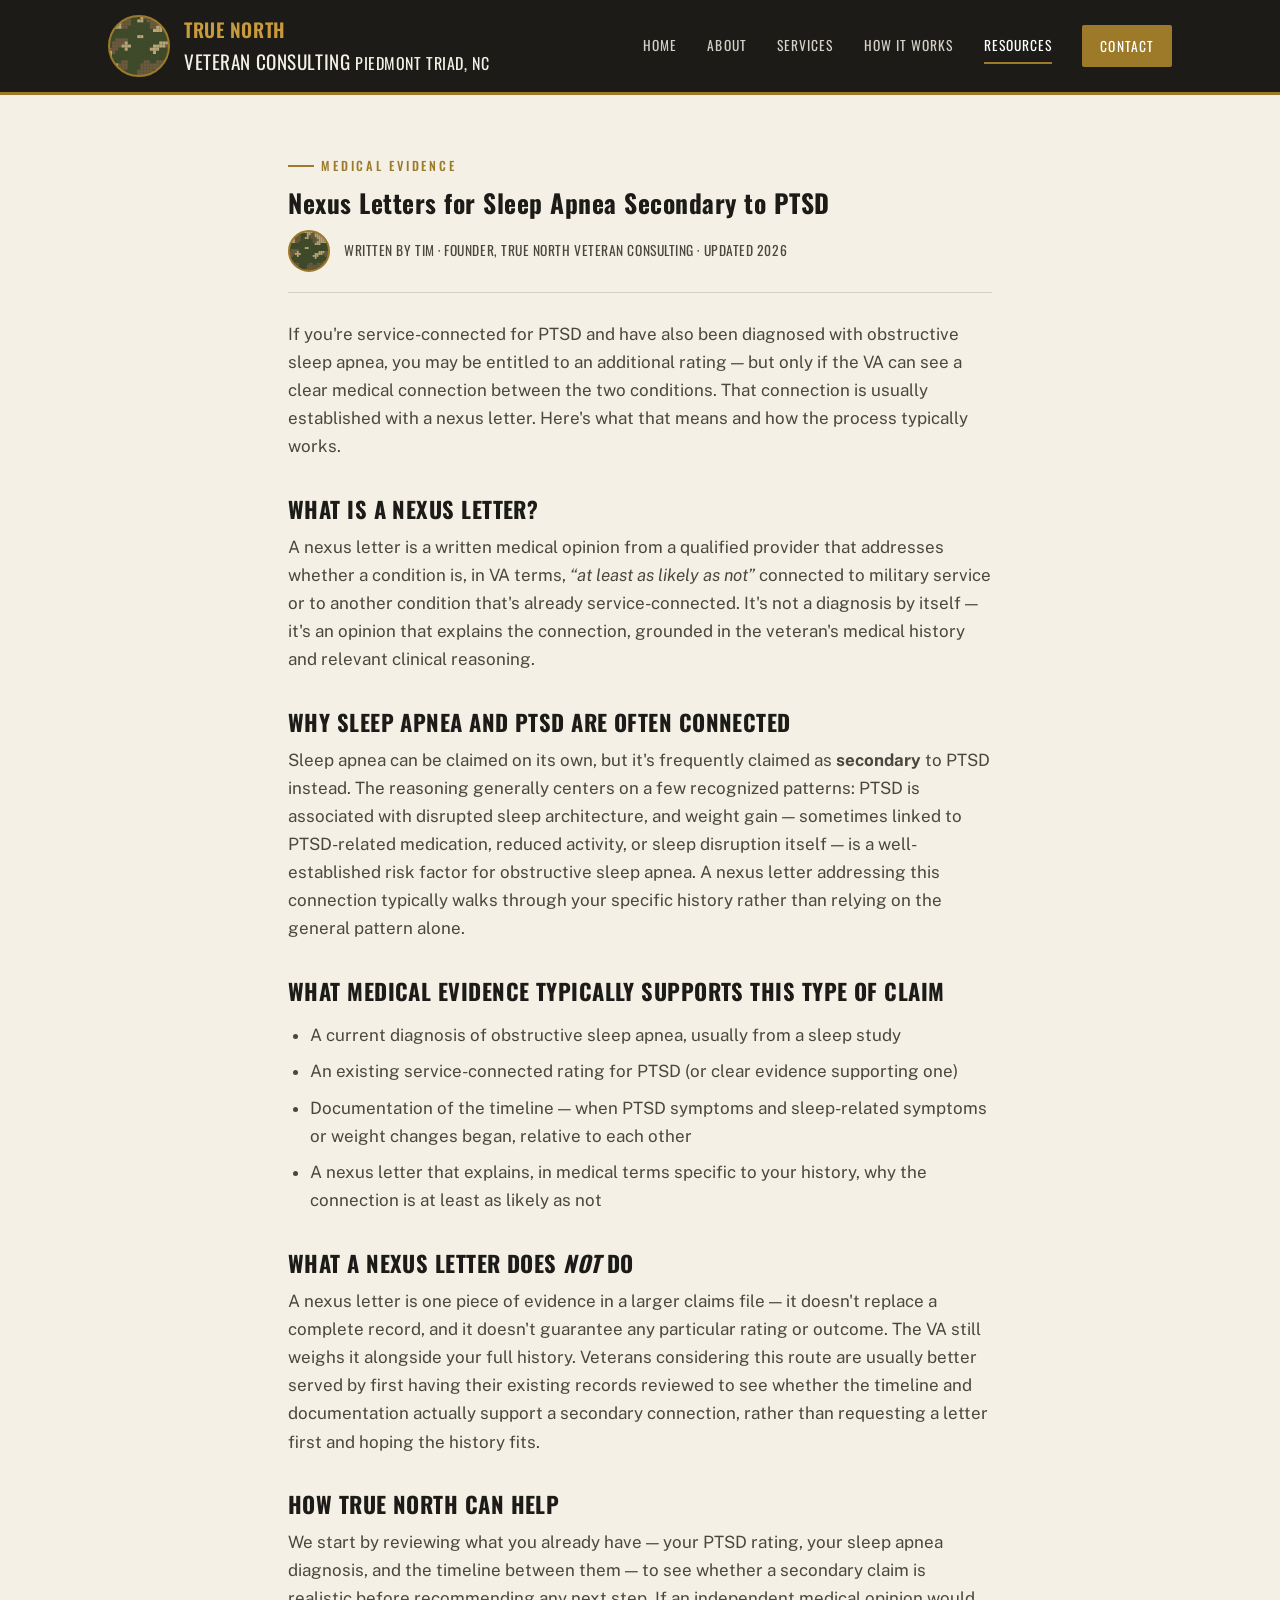
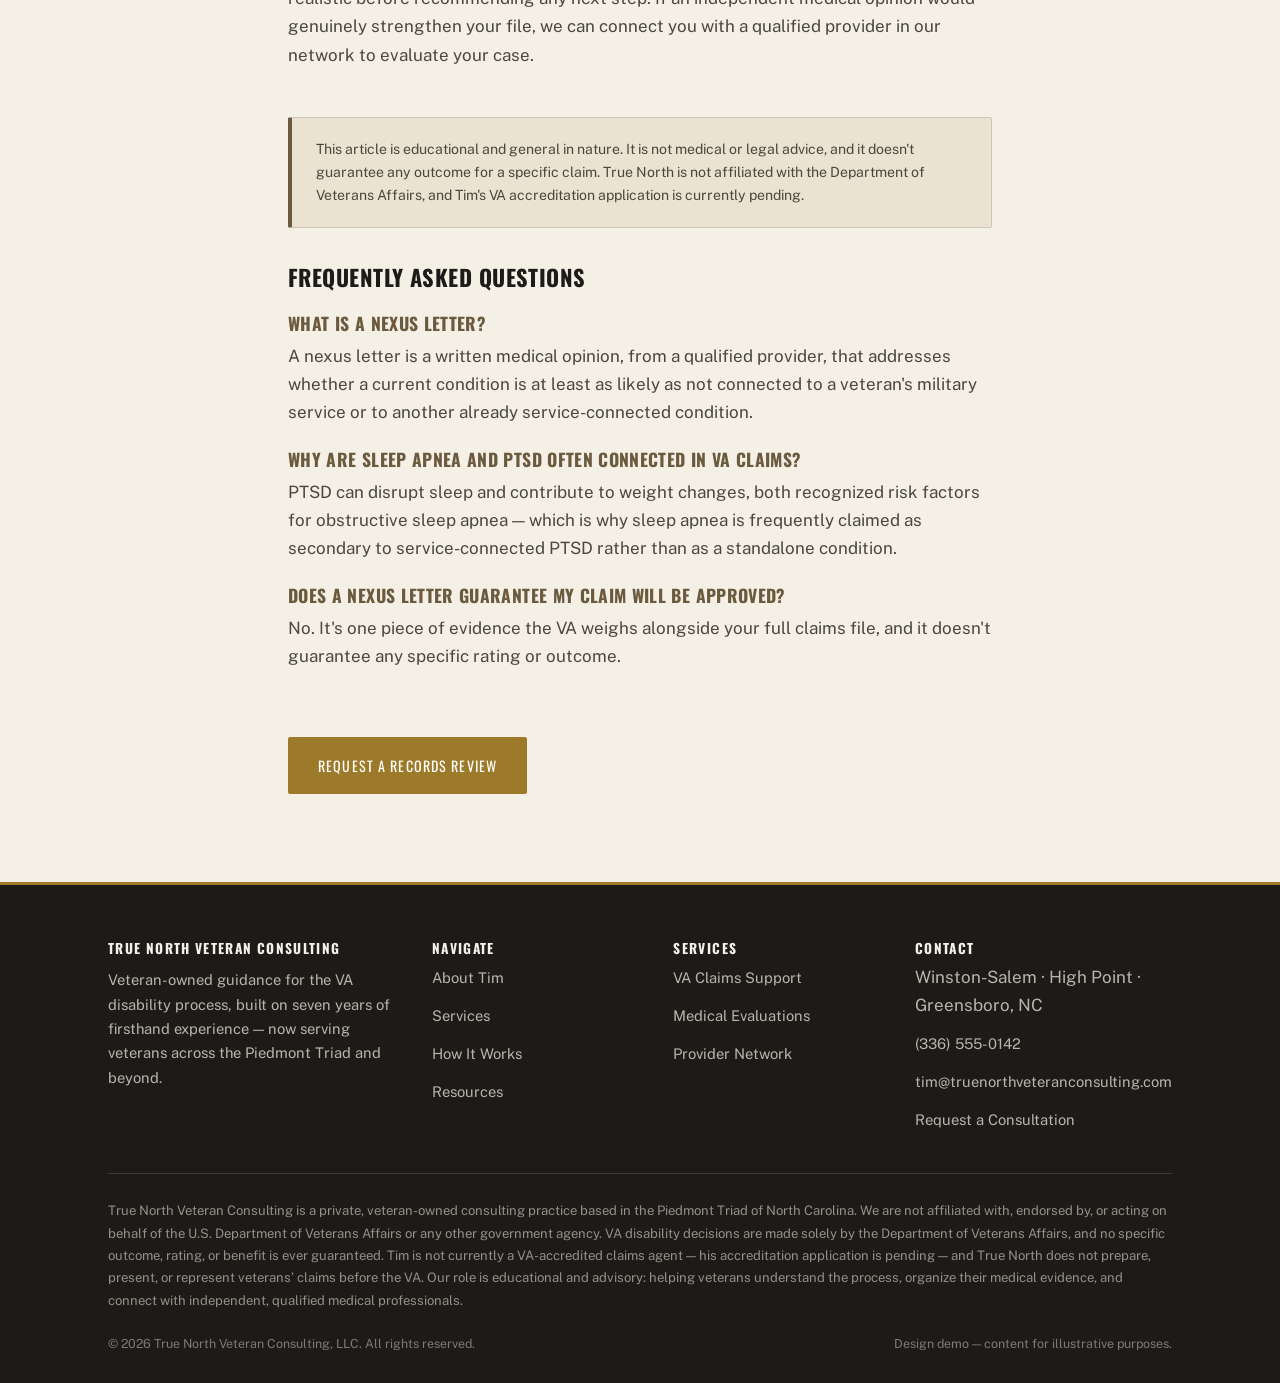
<file: resources/nexus-letter-sleep-apnea-ptsd.html>
<!DOCTYPE html>
<html lang="en">
<head>
  <meta charset="UTF-8">
  <meta name="viewport" content="width=device-width, initial-scale=1.0">
  <title>Nexus Letters for Sleep Apnea Secondary to PTSD | True North Veteran Consulting</title>
  <meta name="description" content="How sleep apnea claims connect to service-related PTSD, what a nexus letter needs to establish, and what evidence supports a secondary service connection claim.">
  <link rel="canonical" href="https://truenorthveteranconsulting.com/resources/nexus-letter-sleep-apnea-ptsd.html">
  <meta property="og:title" content="Nexus Letters for Sleep Apnea Secondary to PTSD | True North Veteran Consulting">
  <meta property="og:description" content="How sleep apnea claims connect to service-related PTSD, what a nexus letter needs to establish, and what evidence supports a secondary service connection claim.">
  <meta property="og:type" content="website">
  <meta property="og:url" content="https://truenorthveteranconsulting.com/resources/nexus-letter-sleep-apnea-ptsd.html">
  <meta name="twitter:card" content="summary">
  <meta name="robots" content="index, follow">
  <link rel="preconnect" href="https://fonts.googleapis.com">
  <link rel="preconnect" href="https://fonts.gstatic.com" crossorigin>
  <link href="https://fonts.googleapis.com/css2?family=Black+Ops+One&family=Oswald:wght@400;500;600;700&family=Public+Sans:wght@400;500;600;700&display=swap" rel="stylesheet">
  <link rel="stylesheet" href="../css/style.css">
  <link rel="icon" href="../assets/favicon.svg" type="image/svg+xml">
  <script type="application/ld+json">
{
  "@context": "https://schema.org",
  "@type": "Article",
  "headline": "Nexus Letters for Sleep Apnea Secondary to PTSD",
  "description": "How sleep apnea claims connect to service-related PTSD, what a nexus letter needs to establish, and what evidence supports a secondary service connection claim.",
  "author": {"@type": "Person", "name": "Tim", "jobTitle": "Founder, True North Veteran Consulting"},
  "publisher": {"@type": "Organization", "name": "True North Veteran Consulting"},
  "mainEntityOfPage": "https://truenorthveteranconsulting.com/resources/nexus-letter-sleep-apnea-ptsd.html"
}
</script>
<script type="application/ld+json">
{
  "@context": "https://schema.org",
  "@type": "FAQPage",
  "mainEntity": [
    {
      "@type": "Question",
      "name": "What is a nexus letter?",
      "acceptedAnswer": {"@type": "Answer", "text": "A nexus letter is a written medical opinion, from a qualified provider, that addresses whether a current condition is at least as likely as not connected to a veteran's military service or to another already service-connected condition."}
    },
    {
      "@type": "Question",
      "name": "Why are sleep apnea and PTSD often connected in VA claims?",
      "acceptedAnswer": {"@type": "Answer", "text": "PTSD can disrupt sleep architecture and contribute to weight changes, both of which are recognized risk factors for obstructive sleep apnea. Because of this relationship, sleep apnea is frequently claimed as secondary to service-connected PTSD rather than as a standalone condition."}
    },
    {
      "@type": "Question",
      "name": "Does a nexus letter guarantee my claim will be approved?",
      "acceptedAnswer": {"@type": "Answer", "text": "No. A nexus letter is one piece of evidence the VA considers alongside the full claims file. It does not guarantee any specific rating or outcome."}
    }
  ]
}
</script>
</head>
<body>
<a href="#main" class="skip-link">Skip to main content</a>
<header class="site-header">
  <div class="wrap">
    <a href="../index.html" class="logo">
      <span class="mark" aria-hidden="true"></span>
      <span>
        <strong>True North</strong><br>Veteran Consulting
        <small>Piedmont Triad, NC</small>
      </span>
    </a>
    <nav class="main-nav" aria-label="Primary">
      <a href="../index.html">Home</a><a href="../about.html">About</a><a href="../services.html">Services</a><a href="../how-it-works.html">How It Works</a><a href="../resources.html" aria-current="page">Resources</a><a href="../contact.html" class="nav-cta">Contact</a>
    </nav>
  </div>
</header>
<main id="main">
<section class="section" style="padding-top:52px;">
  <div class="wrap prose" style="max-width:760px;">
    <span class="eyebrow">Medical Evidence</span>
    <h1 style="text-transform:none;font-family:'Oswald',sans-serif;">Nexus Letters for Sleep Apnea Secondary to PTSD</h1>
    <div class="byline">
      <span class="avatar" aria-hidden="true"></span>
      <span>Written by Tim &middot; Founder, True North Veteran Consulting &middot; Updated 2026</span>
    </div>

    <p>If you're service-connected for PTSD and have also been diagnosed with obstructive sleep apnea, you
    may be entitled to an additional rating &mdash; but only if the VA can see a clear medical connection
    between the two conditions. That connection is usually established with a nexus letter. Here's what that
    means and how the process typically works.</p>

    <h2>What is a nexus letter?</h2>
    <p>A nexus letter is a written medical opinion from a qualified provider that addresses whether a
    condition is, in VA terms, <em>&ldquo;at least as likely as not&rdquo;</em> connected to military service
    or to another condition that's already service-connected. It's not a diagnosis by itself &mdash; it's an
    opinion that explains the connection, grounded in the veteran's medical history and relevant clinical
    reasoning.</p>

    <h2>Why sleep apnea and PTSD are often connected</h2>
    <p>Sleep apnea can be claimed on its own, but it's frequently claimed as <strong>secondary</strong> to
    PTSD instead. The reasoning generally centers on a few recognized patterns: PTSD is associated with
    disrupted sleep architecture, and weight gain &mdash; sometimes linked to PTSD-related medication,
    reduced activity, or sleep disruption itself &mdash; is a well-established risk factor for obstructive
    sleep apnea. A nexus letter addressing this connection typically walks through your specific history
    rather than relying on the general pattern alone.</p>

    <h2>What medical evidence typically supports this type of claim</h2>
    <ul>
      <li>A current diagnosis of obstructive sleep apnea, usually from a sleep study</li>
      <li>An existing service-connected rating for PTSD (or clear evidence supporting one)</li>
      <li>Documentation of the timeline &mdash; when PTSD symptoms and sleep-related symptoms or weight
      changes began, relative to each other</li>
      <li>A nexus letter that explains, in medical terms specific to your history, why the connection is at
      least as likely as not</li>
    </ul>

    <h2>What a nexus letter does <em>not</em> do</h2>
    <p>A nexus letter is one piece of evidence in a larger claims file &mdash; it doesn't replace a complete
    record, and it doesn't guarantee any particular rating or outcome. The VA still weighs it alongside your
    full history. Veterans considering this route are usually better served by first having their existing
    records reviewed to see whether the timeline and documentation actually support a secondary connection,
    rather than requesting a letter first and hoping the history fits.</p>

    <h2>How True North can help</h2>
    <p>We start by reviewing what you already have &mdash; your PTSD rating, your sleep apnea diagnosis, and
    the timeline between them &mdash; to see whether a secondary claim is realistic before recommending any
    next step. If an independent medical opinion would genuinely strengthen your file, we can connect you
    with a qualified provider in our network to evaluate your case.</p>

    <div class="disclaimer mt-lg">
      This article is educational and general in nature. It is not medical or legal advice, and it doesn't
      guarantee any outcome for a specific claim. True North is not affiliated with the Department of
      Veterans Affairs, and Tim's VA accreditation application is currently pending.
    </div>

    <h2>Frequently Asked Questions</h2>
    <h3>What is a nexus letter?</h3>
    <p>A nexus letter is a written medical opinion, from a qualified provider, that addresses whether a
    current condition is at least as likely as not connected to a veteran's military service or to another
    already service-connected condition.</p>
    <h3>Why are sleep apnea and PTSD often connected in VA claims?</h3>
    <p>PTSD can disrupt sleep and contribute to weight changes, both recognized risk factors for obstructive
    sleep apnea &mdash; which is why sleep apnea is frequently claimed as secondary to service-connected
    PTSD rather than as a standalone condition.</p>
    <h3>Does a nexus letter guarantee my claim will be approved?</h3>
    <p>No. It's one piece of evidence the VA weighs alongside your full claims file, and it doesn't guarantee
    any specific rating or outcome.</p>

    <a href="../contact.html" class="btn btn--brass mt-lg">Request a Records Review</a>
  </div>
</section>
</main><footer class="site-footer">
  <div class="wrap">
    <div class="footer-grid">
      <div>
        <h4>True North Veteran Consulting</h4>
        <p style="margin-top:12px;font-size:0.92rem;color:rgba(244,240,230,0.72);">
          Veteran-owned guidance for the VA disability process, built on seven years of firsthand
          experience &mdash; now serving veterans across the Piedmont Triad and beyond.
        </p>
      </div>
      <div>
        <h4>Navigate</h4>
        <ul>
          <li><a href="../about.html">About Tim</a></li>
          <li><a href="../services.html">Services</a></li>
          <li><a href="../how-it-works.html">How It Works</a></li>
          <li><a href="../resources.html">Resources</a></li>
        </ul>
      </div>
      <div>
        <h4>Services</h4>
        <ul>
          <li><a href="../services.html#claims-support">VA Claims Support</a></li>
          <li><a href="../services.html#medical-evaluations">Medical Evaluations</a></li>
          <li><a href="../services.html#provider-network">Provider Network</a></li>
        </ul>
      </div>
      <div>
        <h4>Contact</h4>
        <ul>
          <li>Winston-Salem &middot; High Point &middot; Greensboro, NC</li>
          <li><a href="tel:+13365550142">(336) 555-0142</a></li>
          <li><a href="mailto:tim@truenorthveteranconsulting.com">tim@truenorthveteranconsulting.com</a></li>
          <li><a href="../contact.html">Request a Consultation</a></li>
        </ul>
      </div>
    </div>
    <div class="footer-disclaimer">True North Veteran Consulting is a private, veteran-owned consulting practice based in the Piedmont Triad of North Carolina. We are not affiliated with, endorsed by, or acting on behalf of the U.S. Department of Veterans Affairs or any other government agency. VA disability decisions are made solely by the Department of Veterans Affairs, and no specific outcome, rating, or benefit is ever guaranteed. Tim is not currently a VA-accredited claims agent &mdash; his accreditation application is pending &mdash; and True North does not prepare, present, or represent veterans&rsquo; claims before the VA. Our role is educational and advisory: helping veterans understand the process, organize their medical evidence, and connect with independent, qualified medical professionals.</div>
    <div class="footer-bottom">
      <span>&copy; 2026 True North Veteran Consulting, LLC. All rights reserved.</span>
      <span>Design demo &mdash; content for illustrative purposes.</span>
    </div>
  </div>
</footer>
</body>
</html>
</file>
<file: css/style.css>
/* ============================================================
   TRUE NORTH VETERAN CONSULTING — design tokens
   Palette:  --camo-green  #3F4A2B  (field green, primary dark)
             --camo-brown  #6B5A3E  (coyote brown)
             --camo-tan    #B8A578  (tan / khaki, light accents)
             --camo-black  #1C1B17  (near-black, base + text)
             --brass       #9C7A29  (dog-tag brass, CTA accent only)
             --paper       #F4F0E6  (field-manual paper, body bg)
             --ink         #211F1A  (body copy)
   Type:     Display  — 'Black Ops One' (stencil, used sparingly)
             Label    — 'Oswald' (condensed caps, nav/eyebrows/subheads)
             Body     — 'Public Sans' (readable utility face)
   ============================================================ */

:root {
  --camo-green: #3F4A2B;
  --camo-green-dark: #2C3420;
  --camo-brown: #6B5A3E;
  --camo-tan: #B8A578;
  --camo-black: #1C1B17;
  --brass: #9C7A29;
  --brass-light: #C79A3D;
  --paper: #F4F0E6;
  --paper-dim: #EAE3D2;
  --ink: #211F1A;
  --ink-soft: #4A473E;
  --line: rgba(28, 27, 23, 0.14);
  --max: 1120px;
  --radius: 2px;
}

* { box-sizing: border-box; }
html { scroll-behavior: smooth; }

body {
  margin: 0;
  background: var(--paper);
  color: var(--ink);
  font-family: 'Public Sans', -apple-system, BlinkMacSystemFont, 'Segoe UI', sans-serif;
  font-size: 17px;
  line-height: 1.65;
  -webkit-font-smoothing: antialiased;
}

img { max-width: 100%; display: block; }

a { color: inherit; }

h1, h2, h3, h4 {
  font-family: 'Oswald', sans-serif;
  text-transform: uppercase;
  letter-spacing: 0.02em;
  color: var(--camo-black);
  line-height: 1.15;
  margin: 0 0 0.5em;
}

.display {
  font-family: 'Black Ops One', 'Oswald', sans-serif;
  text-transform: none;
  letter-spacing: 0;
}

.eyebrow {
  font-family: 'Oswald', sans-serif;
  text-transform: uppercase;
  letter-spacing: 0.22em;
  font-size: 0.78rem;
  font-weight: 500;
  color: var(--brass);
  display: inline-flex;
  align-items: center;
  gap: 0.6em;
  margin-bottom: 0.9em;
}
.eyebrow::before {
  content: "";
  width: 26px;
  height: 2px;
  background: var(--brass);
  display: inline-block;
}

p { margin: 0 0 1.1em; color: var(--ink-soft); }
p:last-child { margin-bottom: 0; }

.wrap { max-width: var(--max); margin: 0 auto; padding: 0 28px; }
.section { padding: 88px 0; }
.section--tight { padding: 56px 0; }
.section--dark { background: var(--camo-black); color: var(--paper); }
.section--dark h1, .section--dark h2, .section--dark h3 { color: var(--paper); }
.section--dark p { color: rgba(244, 240, 230, 0.78); }
.section--field { background: var(--paper-dim); }

/* ---------- skip link / focus ---------- */
.skip-link {
  position: absolute; left: -999px; top: auto;
  background: var(--brass); color: #fff; padding: 10px 16px; z-index: 999;
}
.skip-link:focus { left: 12px; top: 12px; }
a:focus-visible, button:focus-visible, input:focus-visible, textarea:focus-visible, select:focus-visible {
  outline: 3px solid var(--brass-light);
  outline-offset: 2px;
}

/* ---------- header / nav ---------- */
.site-header {
  background: var(--camo-black);
  border-bottom: 3px solid var(--brass);
  position: sticky; top: 0; z-index: 100;
}
.site-header .wrap {
  display: flex; align-items: center; justify-content: space-between;
  height: 92px;
}
.logo {
  display: flex; align-items: center; gap: 14px;
  font-family: 'Oswald', sans-serif;
  color: var(--paper);
  text-decoration: none;
  font-size: 1.2rem;
  letter-spacing: 0.03em;
  text-transform: uppercase;
}
.logo .mark {
  width: 62px; height: 62px;
  border: 2px solid var(--brass);
  border-radius: 50%;
  background-image: url('../assets/camo-pattern.svg');
  background-size: 260% 260%;
  background-position: 35% 55%;
  flex: none;
}
.logo strong { color: var(--brass-light); font-weight: 600; }

.footer-brand-mark {
  display: flex; align-items: center; gap: 12px; margin-bottom: 10px;
}
.footer-brand-mark .mark-badge {
  width: 40px; height: 40px;
  border-radius: 50%;
  border: 2px solid var(--brass);
  background-image: url('../assets/camo-pattern.svg');
  background-size: 260% 260%;
  background-position: 55% 40%;
  flex: none;
}

nav.main-nav { display: flex; align-items: center; gap: 30px; }
nav.main-nav a {
  color: rgba(244, 240, 230, 0.85);
  text-decoration: none;
  font-family: 'Oswald', sans-serif;
  text-transform: uppercase;
  font-size: 0.85rem;
  letter-spacing: 0.08em;
  padding: 6px 0;
  border-bottom: 2px solid transparent;
}
nav.main-nav a:hover, nav.main-nav a[aria-current="page"] { border-bottom-color: var(--brass); color: #fff; }
.nav-cta {
  background: var(--brass);
  color: #fff !important;
  padding: 10px 18px !important;
  border-radius: var(--radius);
  border-bottom: none !important;
}
.nav-cta:hover { background: var(--brass-light); }
.nav-toggle { display: none; }

/* ---------- buttons ---------- */
.btn {
  display: inline-flex; align-items: center; gap: 10px;
  font-family: 'Oswald', sans-serif;
  text-transform: uppercase;
  letter-spacing: 0.08em;
  font-size: 0.88rem;
  padding: 15px 28px;
  border-radius: var(--radius);
  text-decoration: none;
  border: 2px solid transparent;
  cursor: pointer;
}
.btn--brass { background: var(--brass); color: #fff; }
.btn--brass:hover { background: var(--brass-light); }
.btn--outline { border-color: var(--paper); color: var(--paper); background: transparent; }
.btn--outline:hover { background: rgba(244,240,230,0.1); }
.btn--outline-dark { border-color: var(--camo-black); color: var(--camo-black); background: transparent; }
.btn--outline-dark:hover { background: rgba(28,27,23,0.06); }

/* ---------- hero ---------- */
.hero {
  position: relative;
  color: var(--paper);
  background-color: var(--camo-green-dark);
  overflow: hidden;
}
.hero::before {
  content: "";
  position: absolute; inset: 0;
  z-index: 0;
  background-image: url('../assets/camo-pattern.svg');
  background-size: 900px 900px;
  opacity: 0.85;
}
.hero::after {
  content: "";
  position: absolute; inset: 0;
  z-index: 1;
  background: linear-gradient(100deg, rgba(20,19,16,0.97) 0%, rgba(20,19,16,0.94) 48%, rgba(20,19,16,0.78) 68%, rgba(20,19,16,0.35) 100%);
}
.hero .wrap { position: relative; z-index: 2; padding: 110px 28px 96px; }
.hero-inner { max-width: 700px; }
.hero h1 {
  color: #fff;
  font-size: clamp(2.1rem, 4.6vw, 3.4rem);
  margin-bottom: 0.4em;
  text-shadow: 0 2px 18px rgba(0,0,0,0.55);
}
.hero .lede {
  color: rgba(244,240,230,0.92);
  font-size: 1.15rem;
  max-width: 560px;
  margin-bottom: 2em;
  text-shadow: 0 1px 10px rgba(0,0,0,0.45);
}
.hero-actions { display: flex; gap: 16px; flex-wrap: wrap; margin-bottom: 3em; }

.trust-row {
  display: flex; flex-wrap: wrap; gap: 14px;
}
.trust-badge {
  display: flex; align-items: center; gap: 10px;
  background: rgba(28,27,23,0.55);
  border: 1px solid rgba(184,165,120,0.4);
  padding: 10px 16px;
  font-family: 'Oswald', sans-serif;
  font-size: 0.78rem;
  letter-spacing: 0.05em;
  text-transform: uppercase;
  color: var(--camo-tan);
}
.trust-badge .dot { width: 7px; height: 7px; background: var(--brass-light); border-radius: 50%; flex: none; }

/* ---------- patch badge (signature element) ---------- */
.patch {
  width: 168px; height: 168px;
  border-radius: 50%;
  border: 4px solid var(--brass);
  box-shadow: 0 0 0 6px rgba(156,122,41,0.15);
  object-fit: cover;
  object-position: center top;
  flex: none;
  display: block;
}
.patch-tab {
  display: inline-block;
  margin-top: 14px;
  background: var(--camo-black);
  color: var(--brass-light);
  font-family: 'Oswald', sans-serif;
  text-transform: uppercase;
  font-size: 0.72rem;
  letter-spacing: 0.1em;
  padding: 6px 12px;
}

/* ---------- cards / grids ---------- */
.grid { display: grid; gap: 26px; }
.grid--3 { grid-template-columns: repeat(3, 1fr); }
.grid--2 { grid-template-columns: repeat(2, 1fr); }

.card {
  background: #fff;
  border: 1px solid var(--line);
  border-top: 4px solid var(--camo-green);
  padding: 30px 28px;
  border-radius: var(--radius);
}
.card h3 { font-size: 1.1rem; margin-bottom: 0.6em; }
.card p { font-size: 0.96rem; }
.card--brown { border-top-color: var(--camo-brown); }
.card--tan { border-top-color: var(--brass); }

/* ---------- process steps (legitimate sequence) ---------- */
.steps { counter-reset: step; display: grid; gap: 0; }
.step {
  display: grid;
  grid-template-columns: 90px 1fr;
  gap: 24px;
  padding: 34px 0;
  border-bottom: 1px solid var(--line);
  align-items: start;
}
.step:last-child { border-bottom: none; }
.step-num {
  font-family: 'Black Ops One', sans-serif;
  font-size: 2.4rem;
  color: var(--camo-tan);
  line-height: 1;
}
.step h3 { margin-bottom: 0.35em; }

/* ---------- quote / briefing block ---------- */
.briefing {
  background: var(--camo-black);
  color: var(--paper);
  padding: 44px;
  border-left: 6px solid var(--brass);
  position: relative;
}
.briefing::before {
  content: "SITREP";
  position: absolute; top: -13px; left: 40px;
  background: var(--brass);
  color: #fff;
  font-family: 'Oswald', sans-serif;
  font-size: 0.72rem;
  letter-spacing: 0.16em;
  padding: 4px 12px;
}
.briefing p { color: rgba(244,240,230,0.92); font-size: 1.05rem; }

/* ---------- disclaimer strip ---------- */
.disclaimer {
  background: var(--paper-dim);
  border: 1px solid var(--line);
  border-left: 4px solid var(--camo-brown);
  padding: 20px 24px;
  font-size: 0.88rem;
  color: var(--ink-soft);
  border-radius: var(--radius);
}
.disclaimer strong { color: var(--camo-black); }

/* ---------- tables ---------- */
table { width: 100%; border-collapse: collapse; margin: 1.5em 0; }
th, td { text-align: left; padding: 12px 14px; border-bottom: 1px solid var(--line); font-size: 0.94rem; }
th { font-family: 'Oswald', sans-serif; text-transform: uppercase; font-size: 0.76rem; letter-spacing: 0.06em; color: var(--camo-brown); }

/* ---------- forms ---------- */
.form-grid { display: grid; gap: 20px; grid-template-columns: 1fr 1fr; }
.form-grid .full { grid-column: 1 / -1; }
label {
  display: block;
  font-family: 'Oswald', sans-serif;
  text-transform: uppercase;
  font-size: 0.76rem;
  letter-spacing: 0.06em;
  margin-bottom: 6px;
  color: var(--camo-black);
}
input, select, textarea {
  width: 100%;
  padding: 12px 14px;
  border: 1px solid var(--line);
  background: #fff;
  font-family: 'Public Sans', sans-serif;
  font-size: 0.96rem;
  border-radius: var(--radius);
}
textarea { resize: vertical; min-height: 120px; }
.field-hint { font-size: 0.8rem; color: var(--ink-soft); margin-top: 4px; }

/* ---------- footer ---------- */
.site-footer {
  background: var(--camo-black);
  color: rgba(244,240,230,0.72);
  padding: 56px 0 28px;
  border-top: 3px solid var(--brass);
}
.site-footer h4 { color: var(--paper); font-size: 0.85rem; letter-spacing: 0.1em; }
.site-footer a { color: rgba(244,240,230,0.72); text-decoration: none; font-size: 0.92rem; }
.site-footer a:hover { color: var(--brass-light); }
.footer-grid { display: grid; grid-template-columns: 1.4fr 1fr 1fr 1fr; gap: 36px; margin-bottom: 40px; }
.footer-grid ul { list-style: none; padding: 0; margin: 0; display: grid; gap: 10px; }
.footer-disclaimer {
  border-top: 1px solid rgba(244,240,230,0.15);
  padding-top: 26px;
  font-size: 0.82rem;
  color: rgba(244,240,230,0.55);
  line-height: 1.7;
}
.footer-bottom {
  display: flex; justify-content: space-between; flex-wrap: wrap; gap: 10px;
  margin-top: 22px; font-size: 0.78rem; color: rgba(244,240,230,0.45);
}

/* ---------- misc utility ---------- */
.tag {
  display: inline-block;
  font-family: 'Oswald', sans-serif;
  text-transform: uppercase;
  font-size: 0.7rem;
  letter-spacing: 0.08em;
  background: var(--camo-tan);
  color: var(--camo-black);
  padding: 4px 10px;
  margin: 0 8px 8px 0;
  border-radius: var(--radius);
}
.divider {
  height: 10px;
  background-image: url('../assets/camo-pattern.svg');
  background-size: 400px 400px;
  border-top: 1px solid var(--line);
  border-bottom: 1px solid var(--line);
}
.center { text-align: center; }
.mt-lg { margin-top: 48px; }
.two-col { display: grid; grid-template-columns: 1fr 1fr; gap: 56px; align-items: center; }
.article-card {
  border: 1px solid var(--line);
  border-radius: var(--radius);
  overflow: hidden;
  background: #fff;
}
.article-card .art-band { height: 8px; background-image: url('../assets/camo-pattern.svg'); background-size: 300px 300px; }
.article-card .art-body { padding: 26px; }
.article-card h3 { font-size: 1.05rem; }
.article-card a.read-more { font-family: 'Oswald', sans-serif; text-transform: uppercase; font-size: 0.78rem; letter-spacing: 0.08em; color: var(--brass); text-decoration: none; }

/* ---------- responsive ---------- */
@media (max-width: 880px) {
  .grid--3 { grid-template-columns: 1fr; }
  .grid--2 { grid-template-columns: 1fr; }
  .two-col { grid-template-columns: 1fr; gap: 32px; }
  .footer-grid { grid-template-columns: 1fr 1fr; }
  nav.main-nav { display: none; }
  .form-grid { grid-template-columns: 1fr; }
}

@media (prefers-reduced-motion: reduce) {
  html { scroll-behavior: auto; }
}

/* ---------- article/prose pages ---------- */
.prose h2 { margin-top: 1.6em; font-size: 1.4rem; }
.prose h3 { margin-top: 1.3em; font-size: 1.1rem; color: var(--camo-brown); }
.prose ul, .prose ol { color: var(--ink-soft); padding-left: 1.3em; }
.prose li { margin-bottom: 0.5em; }
.byline {
  display: flex; align-items: center; gap: 14px;
  font-family: 'Oswald', sans-serif;
  font-size: 0.85rem;
  color: var(--ink-soft);
  text-transform: uppercase;
  letter-spacing: 0.04em;
  margin-bottom: 2em;
  padding-bottom: 20px;
  border-bottom: 1px solid var(--line);
}
.byline .avatar {
  width: 42px; height: 42px; border-radius: 50%;
  background-image: url('../assets/camo-pattern.svg');
  background-size: 250% 250%; background-position: 40% 50%;
  border: 2px solid var(--brass);
}
</file>
